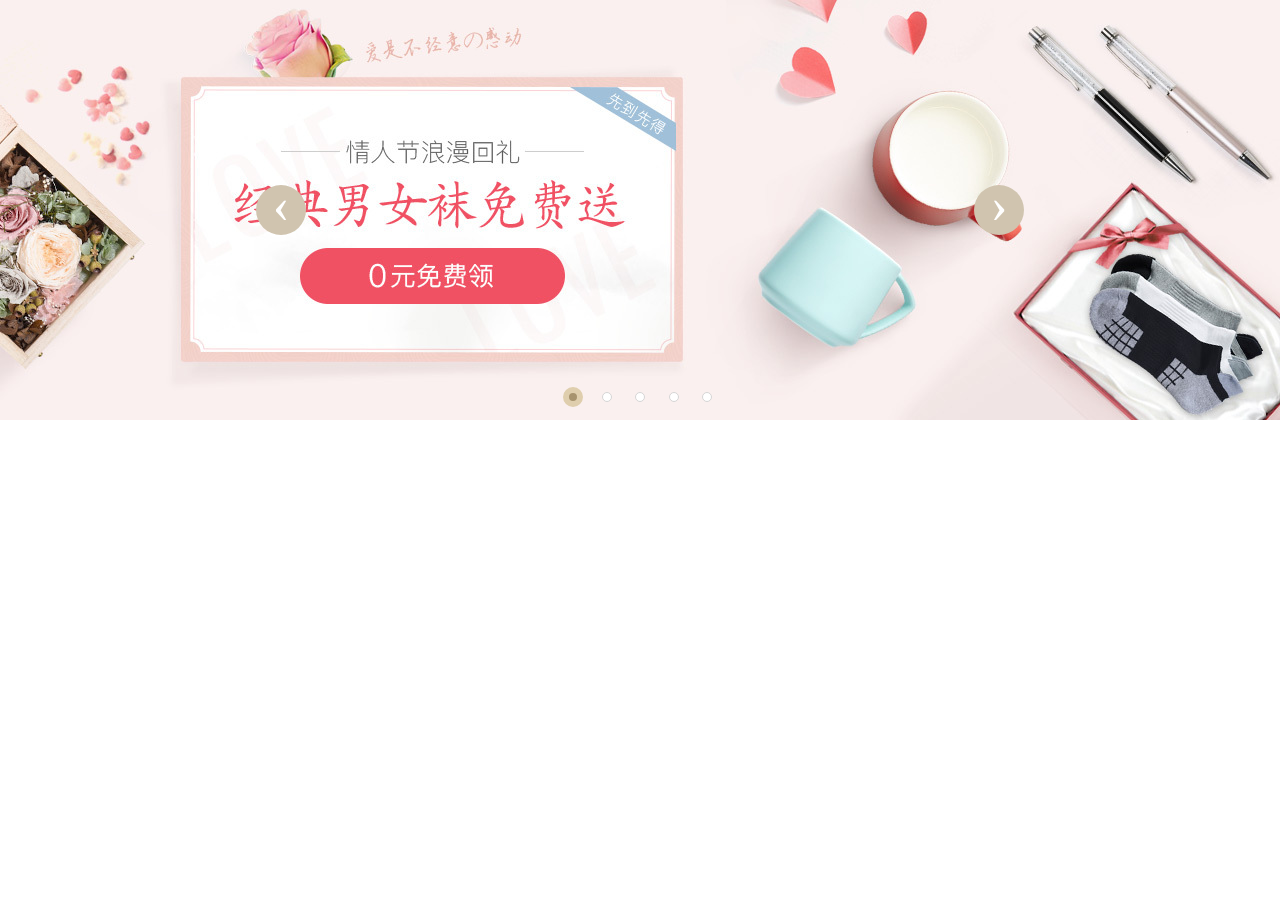
<file: assembly/banner.html>
<!DOCTYPE html>
<html lang="en">
<head>
    <meta charset="UTF-8">
    <title>Title</title>
    <link rel="stylesheet" href="../css/common.css">
    <link rel="stylesheet" href="../css/banner.css">
</head>
<body>
<div id="banner">
    <div class="bannerPic" id="bannerPic">
        <div class="carouselImgCon">
            <a href="#"><img src="../images/wangyi/pic_01.jpg" style="opacity: 1"></a>
            <a href="#"><img src="../images/wangyi/pic_02.jpg"></a>
            <a href="#"><img src="../images/wangyi/pic_03.jpg"></a>
            <a href="#"><img src="../images/wangyi/pic_04.jpg"></a>
            <a href="#"><img src="../images/wangyi/pic_05.jpg"></a>
        </div>
        <div class="prev">&lsaquo;</div>
        <div class="next">&rsaquo;</div>
        <div class="circle">
            <span class="active"></span>
            <span></span>
            <span></span>
            <span></span>
            <span></span>
        </div>
    </div>
</div>
</body>
</html>
</file>
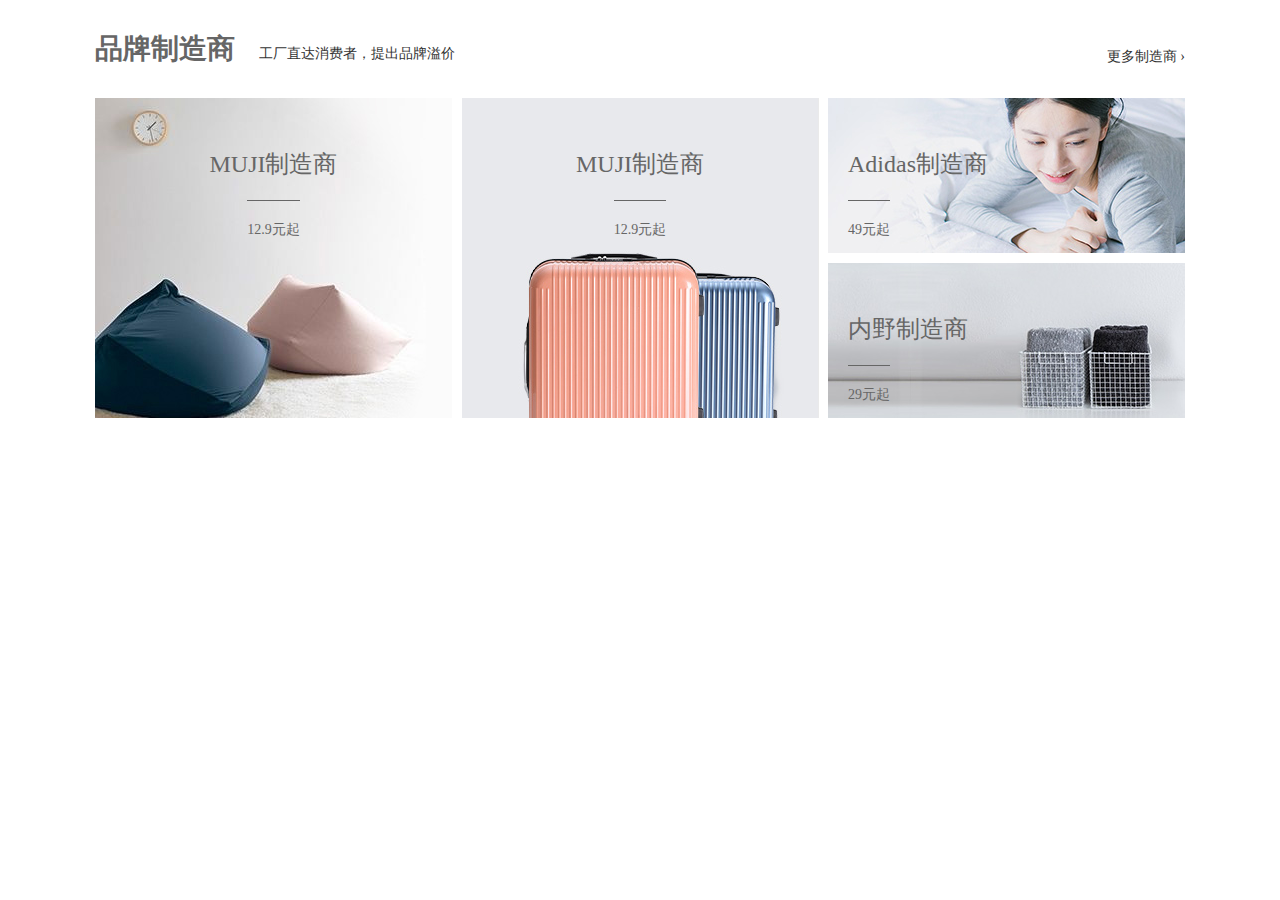
<file: assembly/brand.html>
<!DOCTYPE html>
<html lang="en">
<head>
    <meta charset="UTF-8">
    <title>Title</title>
    <link rel="stylesheet" href="../css/common.css">
    <link rel="stylesheet" href="../css/brand.css">
</head>
<body>
<section id="brand">
    <header class="brandHead clearFix">
        <div class="left">
            <h3>品牌制造商</h3>
            <span>工厂直达消费者，提出品牌溢价</span>
        </div>
        <div class="right">
            <a href="#">更多制造商 &rsaquo;</a>
        </div>
    </header>
    <div class="bImg">
        <div class="bBox">
            <h4>MUJI制造商</h4>
            <span>12.9元起</span>
            <a href="#" class="scaleImg">
                <img src="../images/wangyi/img_01.jpg">
            </a>
        </div>
        <div class="bBox">
            <h4>MUJI制造商</h4>
            <span>12.9元起</span>
            <a href="#" class="scaleImg">
                <img src="../images/wangyi/img_02.jpg">
            </a>
        </div>
        <div class="bBox">
            <div>
                <h4>Adidas制造商</h4>
                <span>49元起</span>
                <a href="#" class="scaleImg">
                    <img src="../images/wangyi/img_03.jpg">
                </a>
            </div>
            <div>
                <h4>内野制造商</h4>
                <span>29元起</span>
                <a href="#" class="scaleImg">
                    <img src="../images/wangyi/img_04.jpg">
                </a>
            </div>
        </div>
    </div>
</section>
</body>
</html>
</file>
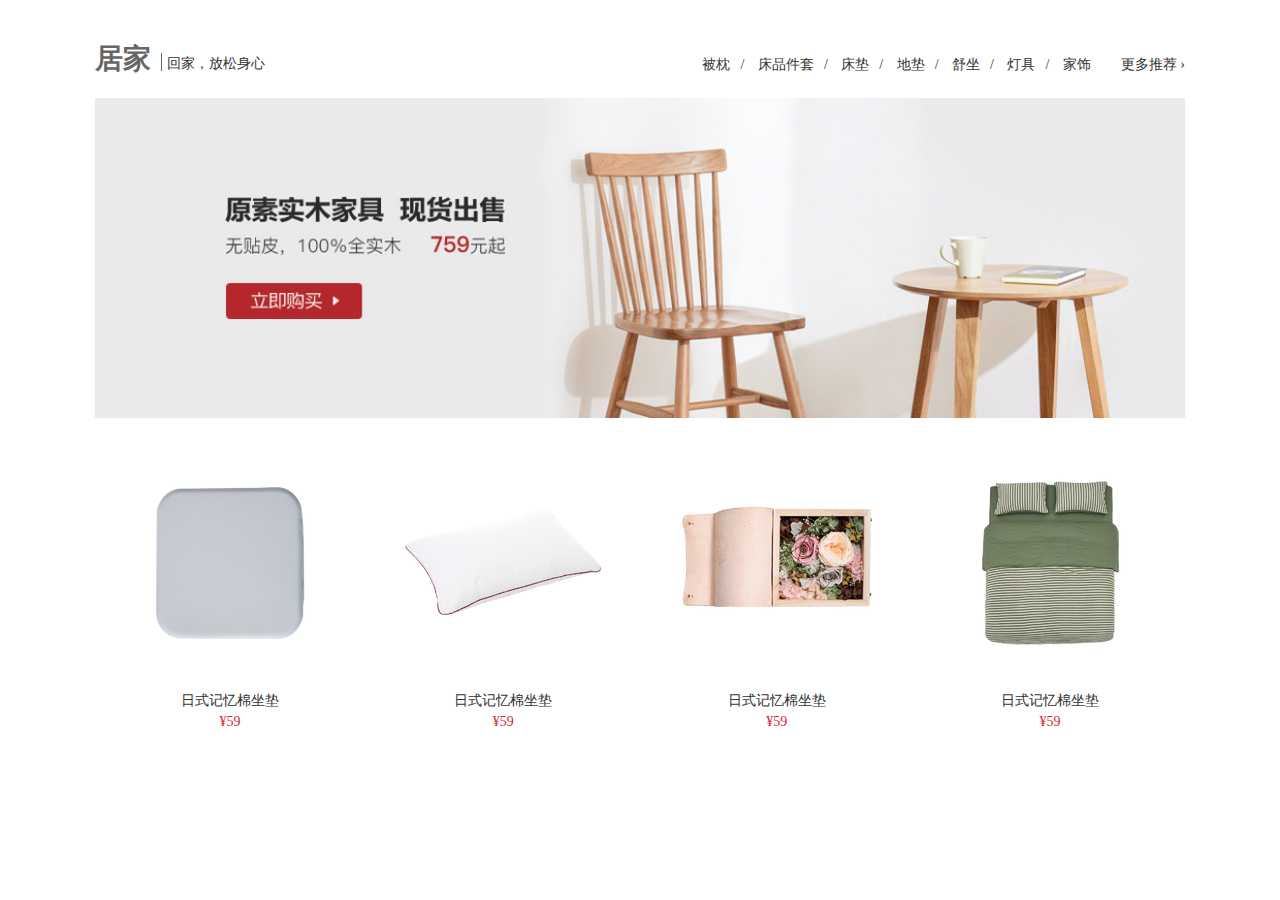
<file: assembly/category.html>
<!DOCTYPE html>
<html lang="en">
<head>
    <meta charset="UTF-8">
    <title>Title</title>
    <link rel="stylesheet" href="../css/common.css">
    <link rel="stylesheet" href="../css/category.css">
</head>
<body>
<section class="category">
    <header class="clearFix">
        <div class="left">
            <h3>居家</h3><span>回家，放松身心</span>
        </div>
        <div class="right">
            <a href="#" class="more right">更多推荐 &rsaquo;</a>
            <ul class="right">
                <li><a href="#">被枕</a>/</li>
                <li><a href="#">床品件套</a>/</li>
                <li><a href="#">床垫</a>/</li>
                <li><a href="#">地垫</a>/</li>
                <li><a href="#">舒坐</a>/</li>
                <li><a href="#">灯具</a>/</li>
                <li><a href="#">家饰</a></li>
            </ul>
        </div>
        <a href="#" class="categoryBigImg">
            <img src="../images/wangyi/img_24.jpg" alt="">
        </a>
        <ul class="categoryList">
            <li>
                <a href="" class="scaleImg"><img src="../images/wangyi/img_25.png"></a>
                <p><a href="#">日式记忆棉坐垫</a></p>
                <span>¥59</span>
            </li>
            <li>
                <a href="" class="scaleImg"><img src="../images/wangyi/img_26.png"></a>
                <p><a href="#">日式记忆棉坐垫</a></p>
                <span>¥59</span>
            </li>
            <li>
                <a href="" class="scaleImg"><img src="../images/wangyi/img_27.png"></a>
                <p><a href="#">日式记忆棉坐垫</a></p>
                <span>¥59</span>
            </li>
            <li>
                <a href="" class="scaleImg"><img src="../images/wangyi/img_28.png"></a>
                <p><a href="#">日式记忆棉坐垫</a></p>
                <span>¥59</span>
            </li>
        </ul>
    </header>
</section>
</body>
</html>
</file>
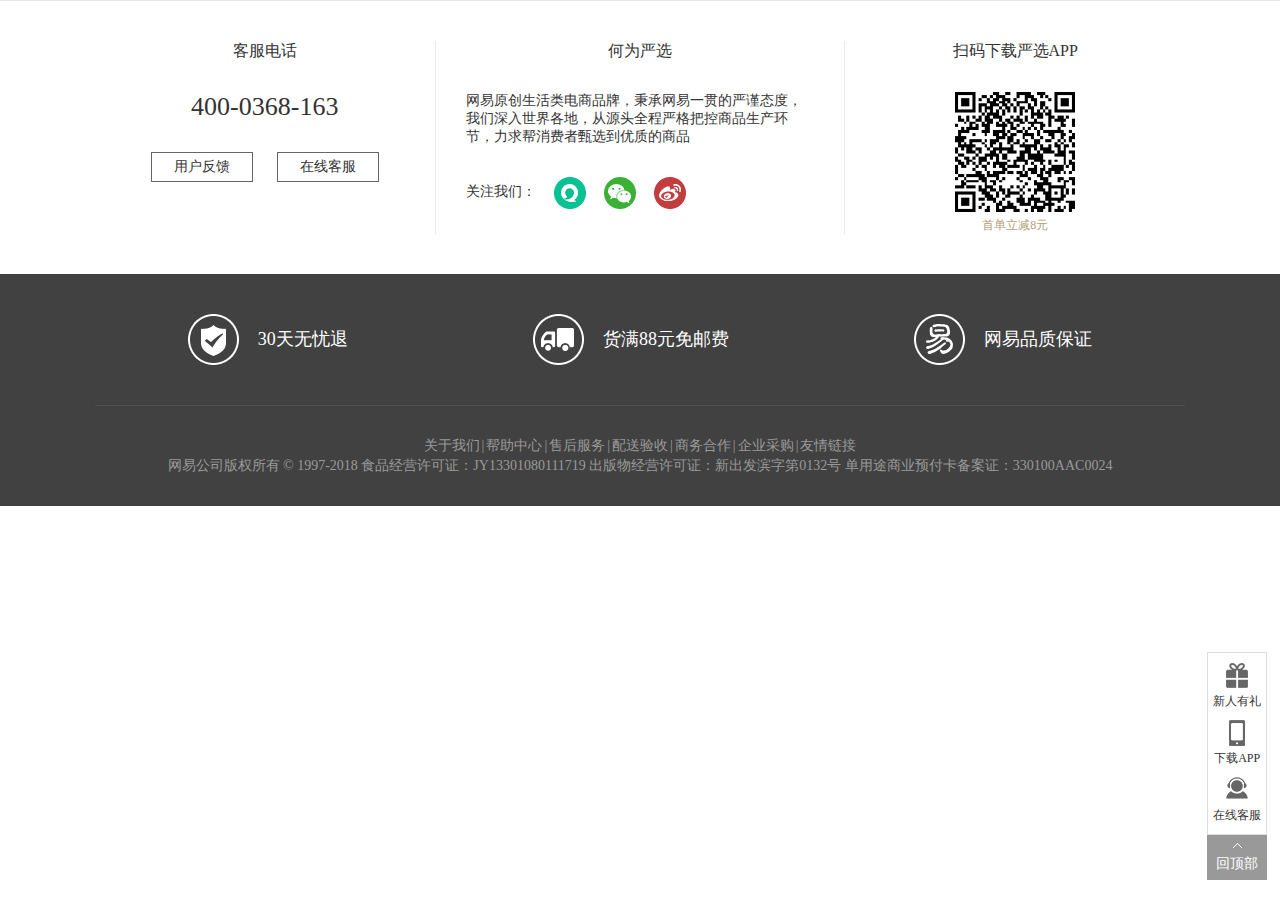
<file: assembly/footer.html>
<!DOCTYPE html>
<html lang="en">
<head>
    <meta charset="UTF-8">
    <title>Title</title>
    <link rel="stylesheet" href="../css/common.css">
    <link rel="stylesheet" href="../css/footer.css">
</head>
<body>
<!-- 底部footer -->
<footer>
    <div class="message">
        <div class="center">
            <div class="box">
                <h4>客服电话</h4>
                <p class="phone">400-0368-163</p>
                <p class="workTime"></p>
                <div class="btn">
                    <a href="#">用户反馈</a>
                    <a href="#">在线客服</a>
                </div>
            </div>
            <div class="box">
                <h4>何为严选</h4>
                <p>网易原创生活类电商品牌，秉承网易一贯的严谨态度，我们深入世界各地，从源头全程严格把控商品生产环节，力求帮消费者甄选到优质的商品</p>
                <dl class="clearFix">
                    <dt class="left">关注我们：</dt>
                    <dd class="left"><a href="#"><img src="../images/wangyi/ico_05.gif"></a></dd>
                    <dd class="left"><a href="#"><img src="../images/wangyi/ico_06.gif"></a></dd>
                    <dd class="left"><a href="#"><img src="../images/wangyi/ico_07.gif"></a></dd>
                </dl>
            </div>
            <div class="box">
                <h4>扫码下载严选APP</h4>
                <img src="../images/wangyi/down.png" alt="">
                <p class="money">首单立减8元</p>
            </div>
        </div>
    </div>
    <div class="foot">
        <div class="center">
            <div class="title">
                <div>30天无忧退</div>
                <div>货满88元免邮费</div>
                <div>网易品质保证</div>
            </div>
            <div class="copy">
                <p><a href="#">关于我们</a>|<a href="#">帮助中心</a>|<a href="#">售后服务</a>|<a href="#">配送验收</a>|<a href="#">商务合作</a>|<a href="#">企业采购</a>|<a href="#">友情链接</a></p>
                <p>网易公司版权所有 &copy; 1997-2018   食品经营许可证：JY13301080111719 出版物经营许可证：新出发滨字第0132号 单用途商业预付卡备案证：330100AAC0024</p>
            </div>
        </div>
    </div>
</footer>
<!-- 侧边栏 -->
<div id="slideBar">
    <div class="top">
        <a href="#">新人有礼</a>
        <a href="#">下载APP</a>
        <a href="#">在线客服</a>
    </div>
    <a href="javascript:;" class="back">回顶部</a>
</div>
</body>
</html>
</file>
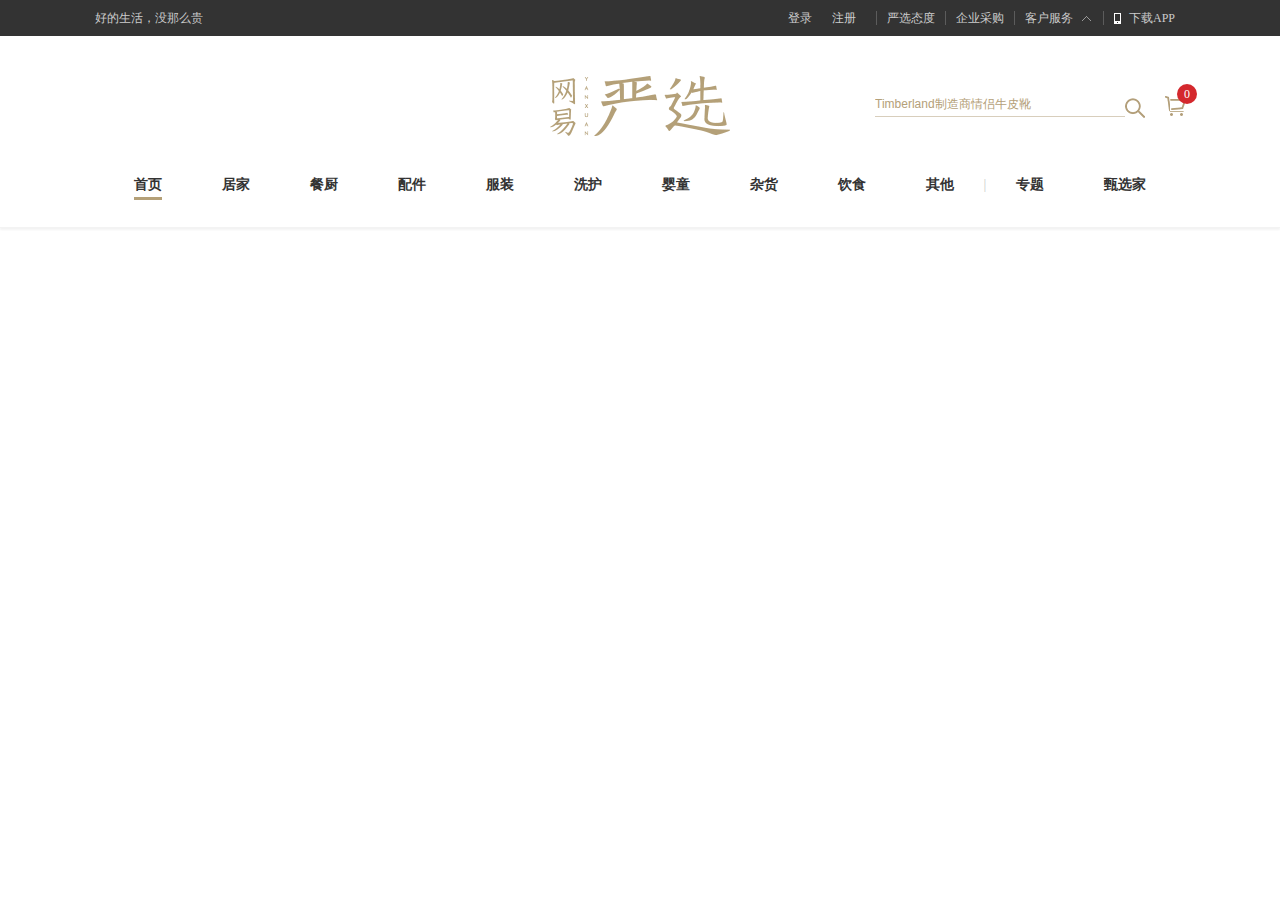
<file: assembly/head.html>
<!DOCTYPE html>
<html lang="en">
<head>
    <meta charset="UTF-8">
    <title>Title</title>
    <link rel="stylesheet" href="../css/common.css">
    <link rel="stylesheet" href="../css/head.css">
</head>
<body>
<!-- head -->
<header id="head">
    <!--页面头部 -->
    <div class="head">
        <div class="center clearFix">
            <div class="left">
                好的生活，没那么贵
            </div>
            <div class="right">
                <ul>
                    <li><a href="#" class="noBorder">登录</a></li>
                    <li><a href="#" class="noBorder margin">注册</a></li>
                    <li><a href="#">严选态度</a></li>
                    <li><a href="#">企业采购</a></li>
                    <li class="customer">
                        <a href="#">客户服务</a>
                        <ul>
                            <li><a href="#">帮助中心</a></li>
                            <li><a href="#">在线客服</a></li>
                            <li class="phone">
                                <a href="#">电话客服</a>
                                <div>
                                    <p>400-0368-163</p>
                                    <p>09:00-22:00</p>
                                </div>
                            </li>
                            <li><a href="#" class="noBorder">商务合作</a></li>
                        </ul>
                    </li>
                    <li class="down">
                        <a href="#" class="app">下载APP</a>
                        <div>
                            <img src="../images/wangyi/down.png" alt="">
                            <span>扫码下载 首单立减8元</span>
                        </div>
                    </li>
                </ul>
            </div>
        </div>
    </div>
    <!-- 搜索部分 -->
    <div class="search">
        <div class="center clearFix">
            <h1><a href="#"><img src="../images/wangyi/logo.gif" alt="网易严选"></a></h1>
            <div class="searchBox">
                <input type="text" value="Timberland制造商情侣牛皮靴">
                <a href="javascript:;"></a>
            </div>
        </div>
    </div>
    <!-- 导航 -->
    <nav class="nav">
        <div class="center clearFix">
            <a class="logo" href="#"><img src="../images/wangyi/smallLogo.gif"></a>
            <ul class="navBar">
                <li class="active"><a href="#">首页</a></li>
                <li><a href="#">居家</a></li>
                <li><a href="#">餐厨</a></li>
                <li><a href="#">配件</a></li>
                <li><a href="#">服装</a></li>
                <li><a href="#">洗护</a></li>
                <li><a href="#">婴童</a></li>
                <li><a href="#">杂货</a></li>
                <li><a href="#">饮食</a></li>
                <li><a href="#">其他</a></li>
                <li class="separate">|</li>
                <li><a href="#">专题</a></li>
                <li><a href="#">甄选家</a></li>
            </ul>
            <div class="cartWrap">
                <i>0</i>
                <div class="cart">
                    <div class="list">
                        <ul>
                            <li>
                                <a href="#" class="img"><img src="../images/wangyi/img_01-1.png"></a>
                                <div class="message">
                                    <p><a href="#">领尖扣上午免烫衬衫</a></p>
                                    <p>白色 Lx1</p>
                                </div>
                                <div class="price">¥219.00</div>
                                <div class="close">X</div>
                            </li>
                            <li>
                                <a href="#" class="img"><img src="../images/wangyi/img_01-1.png"></a>
                                <div class="message">
                                    <p><a href="#">领尖扣上午免烫衬衫</a></p>
                                    <p>白色 Lx2</p>
                                </div>
                                <div class="price">¥219.00</div>
                                <div class="close">X</div>
                            </li>
                            <li>
                                <a href="#" class="img"><img src="../images/wangyi/img_01-1.png"></a>
                                <div class="message">
                                    <p><a href="#">领尖扣上午免烫衬衫</a></p>
                                    <p>白色 Lx3</p>
                                </div>
                                <div class="price">¥219.00</div>
                                <div class="close">X</div>
                            </li>
                        </ul>
                        <div class="scrollBar">
                            <span class="topBtn"></span>
                            <div class="sliderWrap">
                                <div class="slide"></div>
                            </div>
                            <span class="bottomBtn"></span>
                        </div>
                    </div>
                    <div class="total">
                        商品合计：<span>¥751.00</span><a href="#">去购物车结算</a>
                    </div>
                </div>
            </div>
            <div class="login">
                <a href="#">登录</a><a href="#">注册</a>
            </div>
        </div>
        <div class="subNav">
            <ul>
                <li><a href="#"><img src="../images/wangyi/nav_01.png">1被枕</a></li>
                <li><a href="#"><img src="../images/wangyi/nav_02.png">床品件套</a></li>
                <li><a href="#"><img src="../images/wangyi/nav_03.png">床垫</a></li>
                <li><a href="#"><img src="../images/wangyi/nav_04.png">地垫</a></li>
                <li><a href="#"><img src="../images/wangyi/nav_05.png">家具</a></li>
                <li><a href="#"><img src="../images/wangyi/nav_06.png">舒坐</a></li>
                <li><a href="#"><img src="../images/wangyi/nav_07.png">灯具</a></li>
                <li><a href="#"><img src="../images/wangyi/nav_08.png">家饰</a></li>
            </ul>
            <ul>
                <li><a href="#"><img src="../images/wangyi/nav_01.png">2被枕</a></li>
                <li><a href="#"><img src="../images/wangyi/nav_02.png">床品件套</a></li>
                <li><a href="#"><img src="../images/wangyi/nav_03.png">床垫</a></li>
                <li><a href="#"><img src="../images/wangyi/nav_04.png">地垫</a></li>
                <li><a href="#"><img src="../images/wangyi/nav_05.png">家具</a></li>
                <li><a href="#"><img src="../images/wangyi/nav_06.png">舒坐</a></li>
                <li><a href="#"><img src="../images/wangyi/nav_07.png">灯具</a></li>
                <li><a href="#"><img src="../images/wangyi/nav_08.png">家饰</a></li>
            </ul>
            <ul>
                <li><a href="#"><img src="../images/wangyi/nav_01.png">3被枕</a></li>
                <li><a href="#"><img src="../images/wangyi/nav_02.png">床品件套</a></li>
                <li><a href="#"><img src="../images/wangyi/nav_03.png">床垫</a></li>
                <li><a href="#"><img src="../images/wangyi/nav_04.png">地垫</a></li>
                <li><a href="#"><img src="../images/wangyi/nav_05.png">家具</a></li>
                <li><a href="#"><img src="../images/wangyi/nav_06.png">舒坐</a></li>
                <li><a href="#"><img src="../images/wangyi/nav_07.png">灯具</a></li>
                <li><a href="#"><img src="../images/wangyi/nav_08.png">家饰</a></li>
            </ul>
            <ul>
                <li><a href="#"><img src="../images/wangyi/nav_01.png">4被枕</a></li>
                <li><a href="#"><img src="../images/wangyi/nav_02.png">床品件套</a></li>
                <li><a href="#"><img src="../images/wangyi/nav_03.png">床垫</a></li>
                <li><a href="#"><img src="../images/wangyi/nav_04.png">地垫</a></li>
                <li><a href="#"><img src="../images/wangyi/nav_05.png">家具</a></li>
                <li><a href="#"><img src="../images/wangyi/nav_06.png">舒坐</a></li>
                <li><a href="#"><img src="../images/wangyi/nav_07.png">灯具</a></li>
                <li><a href="#"><img src="../images/wangyi/nav_08.png">家饰</a></li>
            </ul>
            <ul>
                <li><a href="#"><img src="../images/wangyi/nav_01.png">5被枕</a></li>
                <li><a href="#"><img src="../images/wangyi/nav_02.png">床品件套</a></li>
                <li><a href="#"><img src="../images/wangyi/nav_03.png">床垫</a></li>
                <li><a href="#"><img src="../images/wangyi/nav_04.png">地垫</a></li>
                <li><a href="#"><img src="../images/wangyi/nav_05.png">家具</a></li>
                <li><a href="#"><img src="../images/wangyi/nav_06.png">舒坐</a></li>
                <li><a href="#"><img src="../images/wangyi/nav_07.png">灯具</a></li>
                <li><a href="#"><img src="../images/wangyi/nav_08.png">家饰</a></li>
            </ul>
            <ul>
                <li><a href="#"><img src="../images/wangyi/nav_01.png">6被枕</a></li>
                <li><a href="#"><img src="../images/wangyi/nav_02.png">床品件套</a></li>
                <li><a href="#"><img src="../images/wangyi/nav_03.png">床垫</a></li>
                <li><a href="#"><img src="../images/wangyi/nav_04.png">地垫</a></li>
                <li><a href="#"><img src="../images/wangyi/nav_05.png">家具</a></li>
                <li><a href="#"><img src="../images/wangyi/nav_06.png">舒坐</a></li>
                <li><a href="#"><img src="../images/wangyi/nav_07.png">灯具</a></li>
                <li><a href="#"><img src="../images/wangyi/nav_08.png">家饰</a></li>
            </ul>
            <ul>
                <li><a href="#"><img src="../images/wangyi/nav_01.png">7被枕</a></li>
                <li><a href="#"><img src="../images/wangyi/nav_02.png">床品件套</a></li>
                <li><a href="#"><img src="../images/wangyi/nav_03.png">床垫</a></li>
                <li><a href="#"><img src="../images/wangyi/nav_04.png">地垫</a></li>
                <li><a href="#"><img src="../images/wangyi/nav_05.png">家具</a></li>
                <li><a href="#"><img src="../images/wangyi/nav_06.png">舒坐</a></li>
                <li><a href="#"><img src="../images/wangyi/nav_07.png">灯具</a></li>
                <li><a href="#"><img src="../images/wangyi/nav_08.png">家饰</a></li>
            </ul>
            <ul>
                <li><a href="#"><img src="../images/wangyi/nav_01.png">8被枕</a></li>
                <li><a href="#"><img src="../images/wangyi/nav_02.png">床品件套</a></li>
                <li><a href="#"><img src="../images/wangyi/nav_03.png">床垫</a></li>
                <li><a href="#"><img src="../images/wangyi/nav_04.png">地垫</a></li>
                <li><a href="#"><img src="../images/wangyi/nav_05.png">家具</a></li>
                <li><a href="#"><img src="../images/wangyi/nav_06.png">舒坐</a></li>
                <li><a href="#"><img src="../images/wangyi/nav_07.png">灯具</a></li>
                <li><a href="#"><img src="../images/wangyi/nav_08.png">家饰</a></li>
            </ul>
            <ul>
                <li><a href="#"><img src="../images/wangyi/nav_01.png">9被枕</a></li>
                <li><a href="#"><img src="../images/wangyi/nav_02.png">床品件套</a></li>
                <li><a href="#"><img src="../images/wangyi/nav_03.png">床垫</a></li>
                <li><a href="#"><img src="../images/wangyi/nav_04.png">地垫</a></li>
                <li><a href="#"><img src="../images/wangyi/nav_05.png">家具</a></li>
                <li><a href="#"><img src="../images/wangyi/nav_06.png">舒坐</a></li>
                <li><a href="#"><img src="../images/wangyi/nav_07.png">灯具</a></li>
                <li><a href="#"><img src="../images/wangyi/nav_08.png">家饰</a></li>
            </ul>
        </div>
    </nav>
</header>
</body>
</html>
</file>
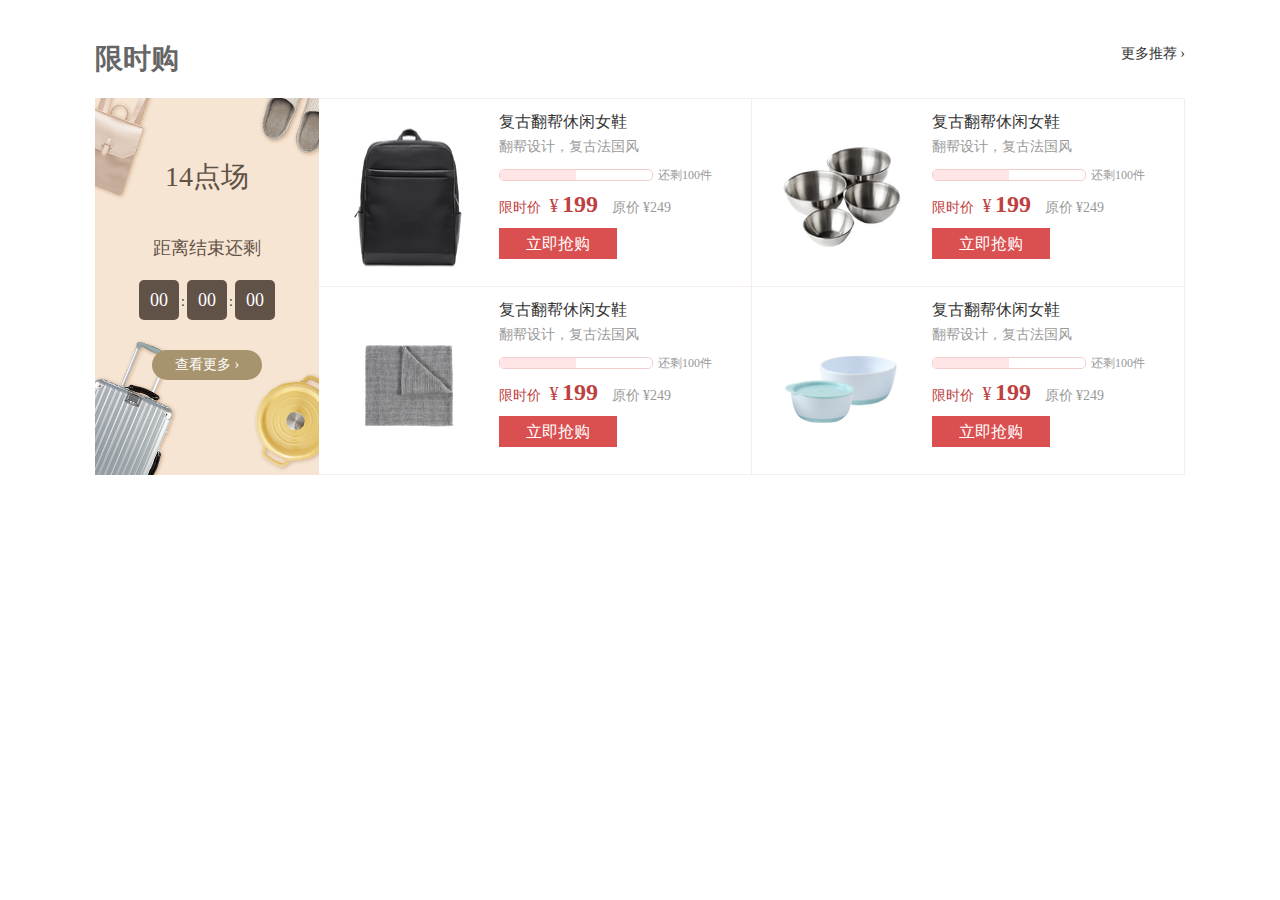
<file: assembly/limit.html>
<!DOCTYPE html>
<html lang="en">
<head>
    <meta charset="UTF-8">
    <title>Title</title>
    <link rel="stylesheet" href="../css/common.css">
    <link rel="stylesheet" href="../css/limit.css">
</head>
<body>
<section id="limit">
    <header class="clearFix">
        <div class="left"><h3>限时购</h3></div>
        <div class="right"><a href="">更多推荐 &rsaquo;</a></div>
    </header>
    <div class="content clearFix">
        <div class="time left">
            <h4>14点场</h4>
            <p>距离结束还剩</p>
            <div class="timeBox">
                <span>00</span>:<span>00</span>:<span>00</span>
            </div>
            <a href="#">查看更多 &rsaquo;</a>
        </div>
        <div class="boxWrap right">
            <div class="limitBox left">
                <a href="#" class="scaleImg">
                    <img src="../images/wangyi/img_20.png" alt="">
                </a>
                <div class="right">
                    <a href="#" class="title">复古翻帮休闲女鞋</a>
                    <p>翻帮设计，复古法国风</p>
                    <div class="numBar clearFix">
                        <div class="numCon left"><span></span></div>
                        <span class="numTips left">还剩100件</span>
                    </div>
                    <div>
                        <span class="limitPrice">限时价</span>
                        <span class="currency">¥</span>
                        <span><strong>199</strong></span>
                        <span class="price">原价 ¥249</span>
                    </div>
                    <a href="#" class="atOnce">立即抢购</a>
                </div>
            </div>
            <div class="limitBox left">
                <a href="#" class="scaleImg">
                    <img src="../images/wangyi/img_21.png" alt="">
                </a>
                <div class="right">
                    <a href="#" class="title">复古翻帮休闲女鞋</a>
                    <p>翻帮设计，复古法国风</p>
                    <div class="numBar clearFix">
                        <div class="numCon left"><span></span></div>
                        <span class="numTips left">还剩100件</span>
                    </div>
                    <div>
                        <span class="limitPrice">限时价</span>
                        <span class="currency">¥</span>
                        <span><strong>199</strong></span>
                        <span class="price">原价 ¥249</span>
                    </div>
                    <a href="#" class="atOnce">立即抢购</a>
                </div>
            </div>
            <div class="limitBox left">
                <a href="#" class="scaleImg">
                    <img src="../images/wangyi/img_22.png" alt="">
                </a>
                <div class="right">
                    <a href="#" class="title">复古翻帮休闲女鞋</a>
                    <p>翻帮设计，复古法国风</p>
                    <div class="numBar clearFix">
                        <div class="numCon left"><span></span></div>
                        <span class="numTips left">还剩100件</span>
                    </div>
                    <div>
                        <span class="limitPrice">限时价</span>
                        <span class="currency">¥</span>
                        <span><strong>199</strong></span>
                        <span class="price">原价 ¥249</span>
                    </div>
                    <a href="#" class="atOnce">立即抢购</a>
                </div>
            </div>
            <div class="limitBox left">
                <a href="#" class="scaleImg">
                    <img src="../images/wangyi/img_23.png" alt="">
                </a>
                <div class="right">
                    <a href="#" class="title">复古翻帮休闲女鞋</a>
                    <p>翻帮设计，复古法国风</p>
                    <div class="numBar clearFix">
                        <div class="numCon left"><span></span></div>
                        <span class="numTips left">还剩100件</span>
                    </div>
                    <div>
                        <span class="limitPrice">限时价</span>
                        <span class="currency">¥</span>
                        <span><strong>199</strong></span>
                        <span class="price">原价 ¥249</span>
                    </div>
                    <a href="#" class="atOnce">立即抢购</a>
                </div>
            </div>
        </div>
    </div>
</section>
</body>
</html>
</file>
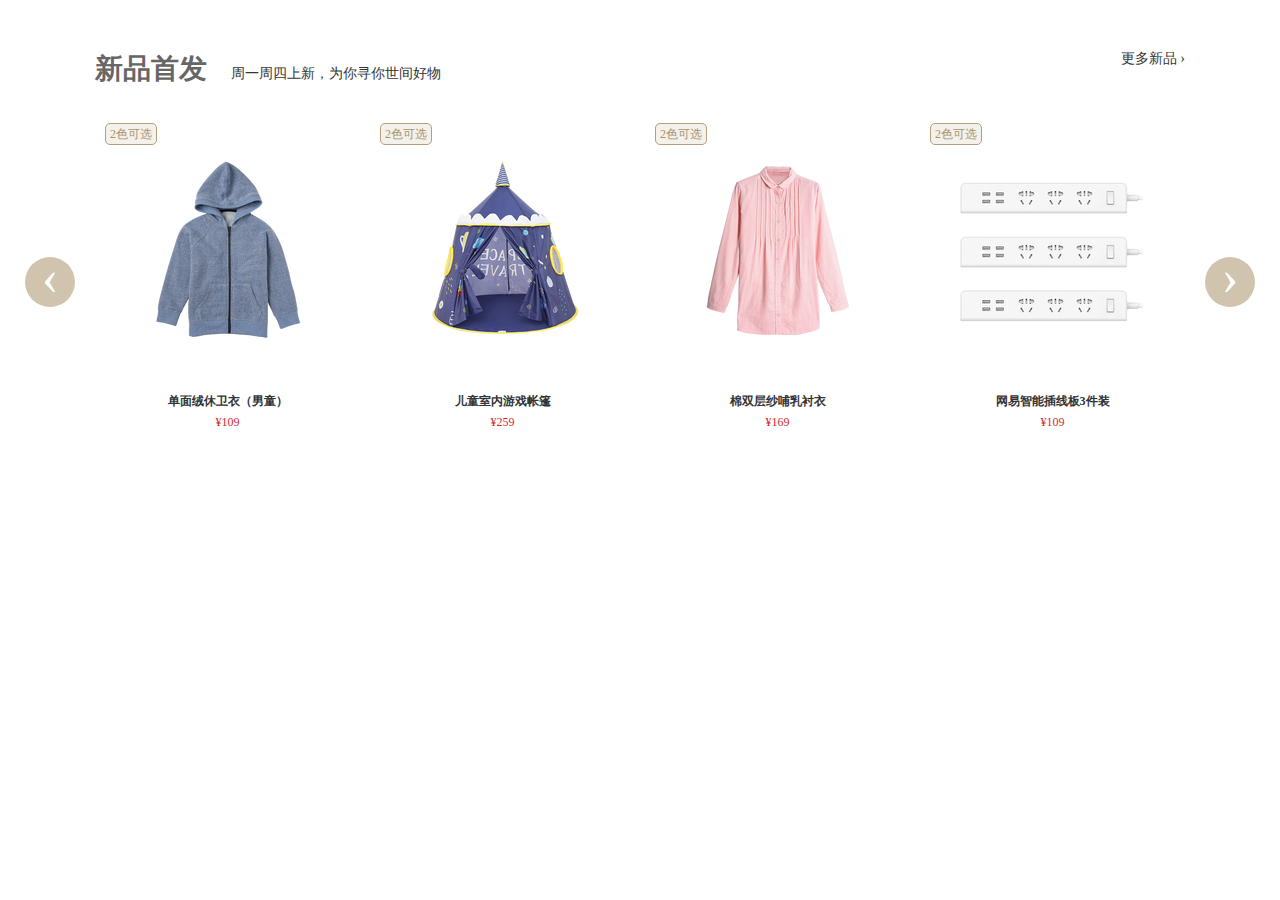
<file: assembly/new.html>
<!DOCTYPE html>
<html lang="en">
<head>
    <meta charset="UTF-8">
    <title>Title</title>
    <link rel="stylesheet" href="../css/common.css">
    <link rel="stylesheet" href="../css/new.css">
</head>
<body>
<section id="new">
    <header class="brandHead clearFix">
        <div class="left">
            <h3>新品首发</h3>
            <span>周一周四上新，为你寻你世间好物</span>
        </div>
        <div class="right">
            <a href="#">更多新品 &rsaquo;</a>
        </div>
    </header>
    <div class="content" id="newProduct">
        <div class="carouselImgCon">
            <ul class="clearFix">
                <li>
                    <span class="colorNum">2色可选</span>
                    <a href="#">
                        <img src="../images/wangyi/img_05.png" alt="">
                        <img src="../images/wangyi/img_05.jpg" alt="">
                    </a>
                    <div class="title">
                        <a href="#">单面绒休卫衣（男童）</a>
                        <p>¥109</p>
                    </div>
                </li>
                <li>
                    <span class="colorNum">2色可选</span>
                    <a href="#">
                        <img src="../images/wangyi/img_06.png" alt="">
                        <img src="../images/wangyi/img_06.jpg" alt="">
                    </a>
                    <div class="title">
                        <a href="#">儿童室内游戏帐篷</a>
                        <p>¥259</p>
                    </div>
                </li>
                <li>
                    <span class="colorNum">2色可选</span>
                    <a href="#">
                        <img src="../images/wangyi/img_07.png" alt="">
                        <img src="../images/wangyi/img_07.jpg" alt="">
                    </a>
                    <div class="title">
                        <a href="#">棉双层纱哺乳衬衣</a>
                        <p>¥169</p>
                    </div>
                </li>
                <li>
                    <span class="colorNum">2色可选</span>
                    <a href="#">
                        <img src="../images/wangyi/img_08.png" alt="">
                        <img src="../images/wangyi/img_08.jpg" alt="">
                    </a>
                    <div class="title">
                        <a href="#">网易智能插线板3件装</a>
                        <p>¥109</p>
                    </div>
                </li>
                <li>
                    <span class="colorNum">2色可选</span>
                    <a href="#">
                        <img src="../images/wangyi/img_09.png" alt="">
                        <img src="../images/wangyi/img_09.jpg" alt="">
                    </a>
                    <div class="title">
                        <a href="#">单面绒休卫衣（男童）</a>
                        <p>¥109</p>
                    </div>
                </li>
                <li>
                    <span class="colorNum">2色可选</span>
                    <a href="#">
                        <img src="../images/wangyi/img_10.png" alt="">
                        <img src="../images/wangyi/img_10.jpg" alt="">
                    </a>
                    <div class="title">
                        <a href="#">单面绒休卫衣（男童）</a>
                        <p>¥109</p>
                    </div>
                </li>
                <li>
                    <span class="colorNum">2色可选</span>
                    <a href="#">
                        <img src="../images/wangyi/img_11.png" alt="">
                        <img src="../images/wangyi/img_11.jpg" alt="">
                    </a>
                    <div class="title">
                        <a href="#">单面绒休卫衣（男童）</a>
                        <p>¥109</p>
                    </div>
                </li>
                <li>
                    <span class="colorNum">2色可选</span>
                    <a href="#">
                        <img src="../images/wangyi/img_12.png" alt="">
                        <img src="../images/wangyi/img_12.jpg" alt="">
                    </a>
                    <div class="title">
                        <a href="#">单面绒休卫衣（男童）</a>
                        <p>¥109</p>
                    </div>
                </li>
            </ul>
        </div>
        <div class="prev">&lsaquo;</div>
        <div class="next">&rsaquo;</div>
    </div>
</section>
</body>
</html>
</file>
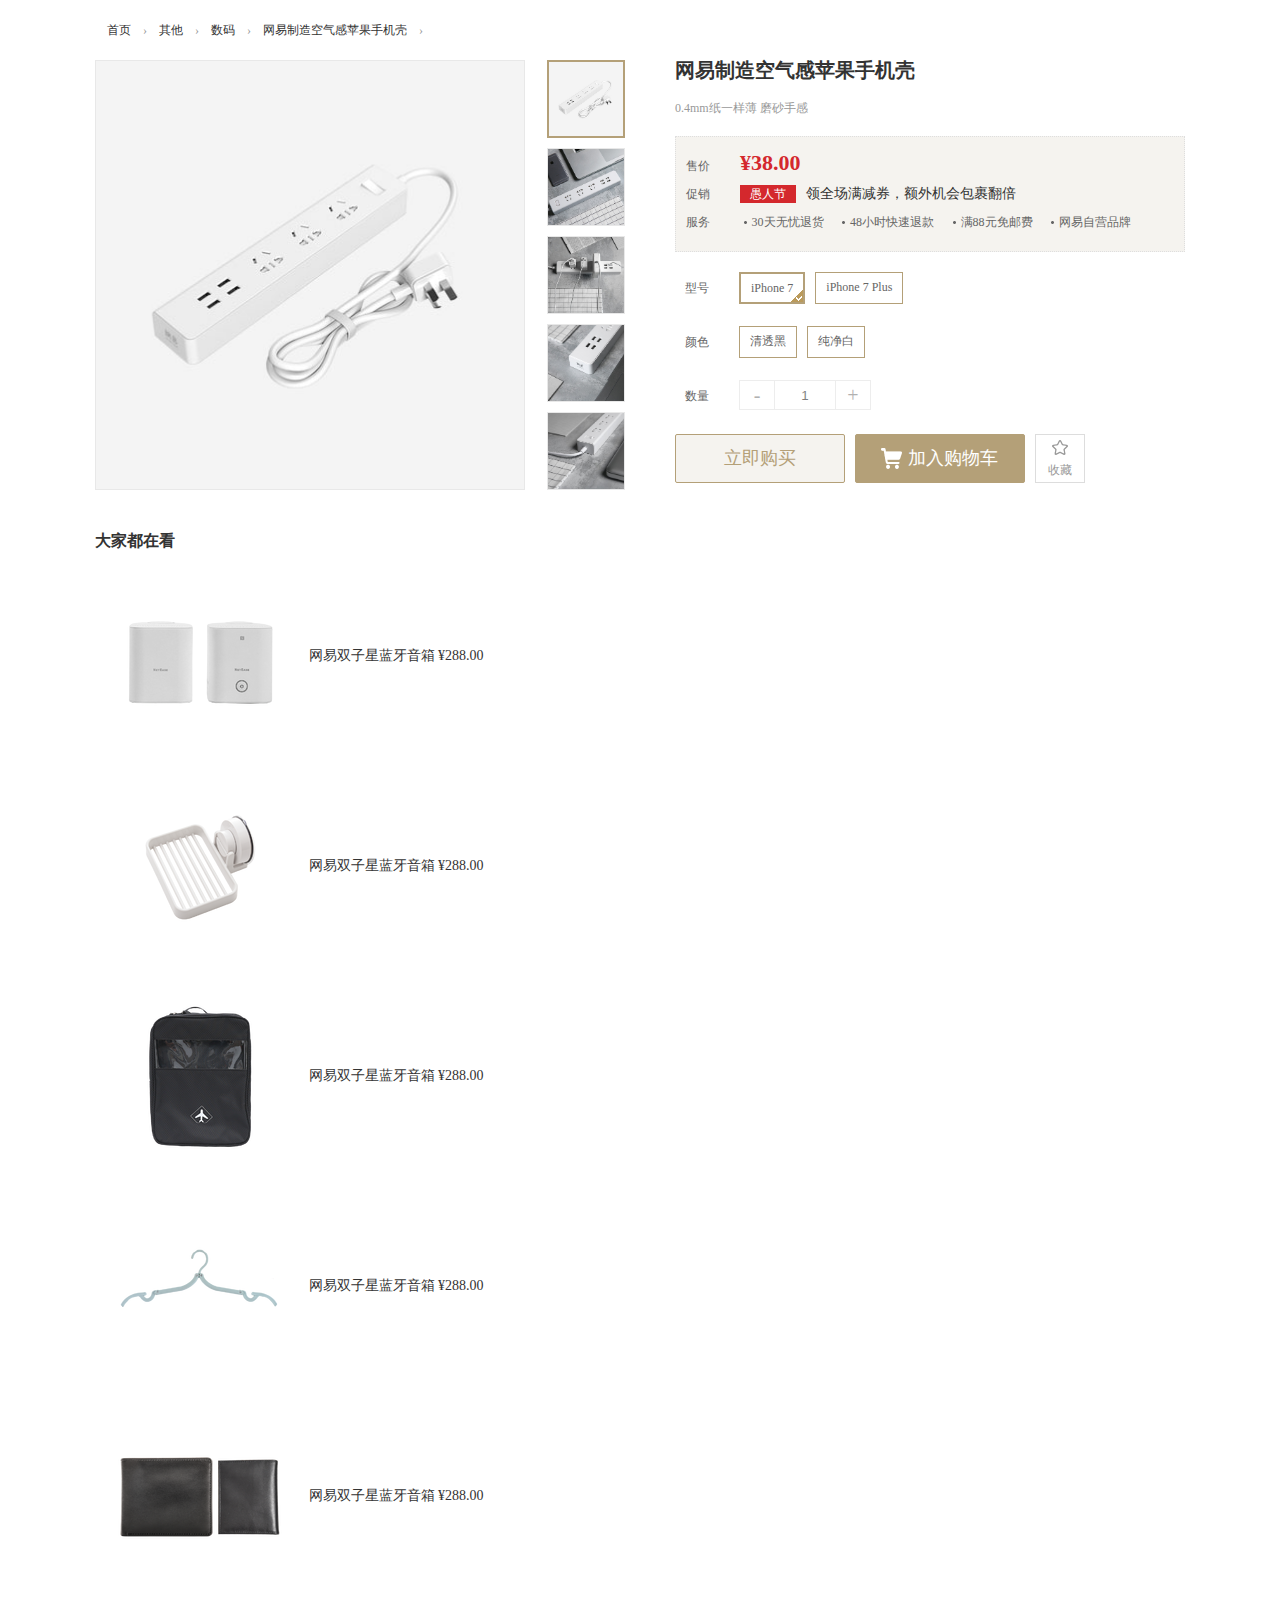
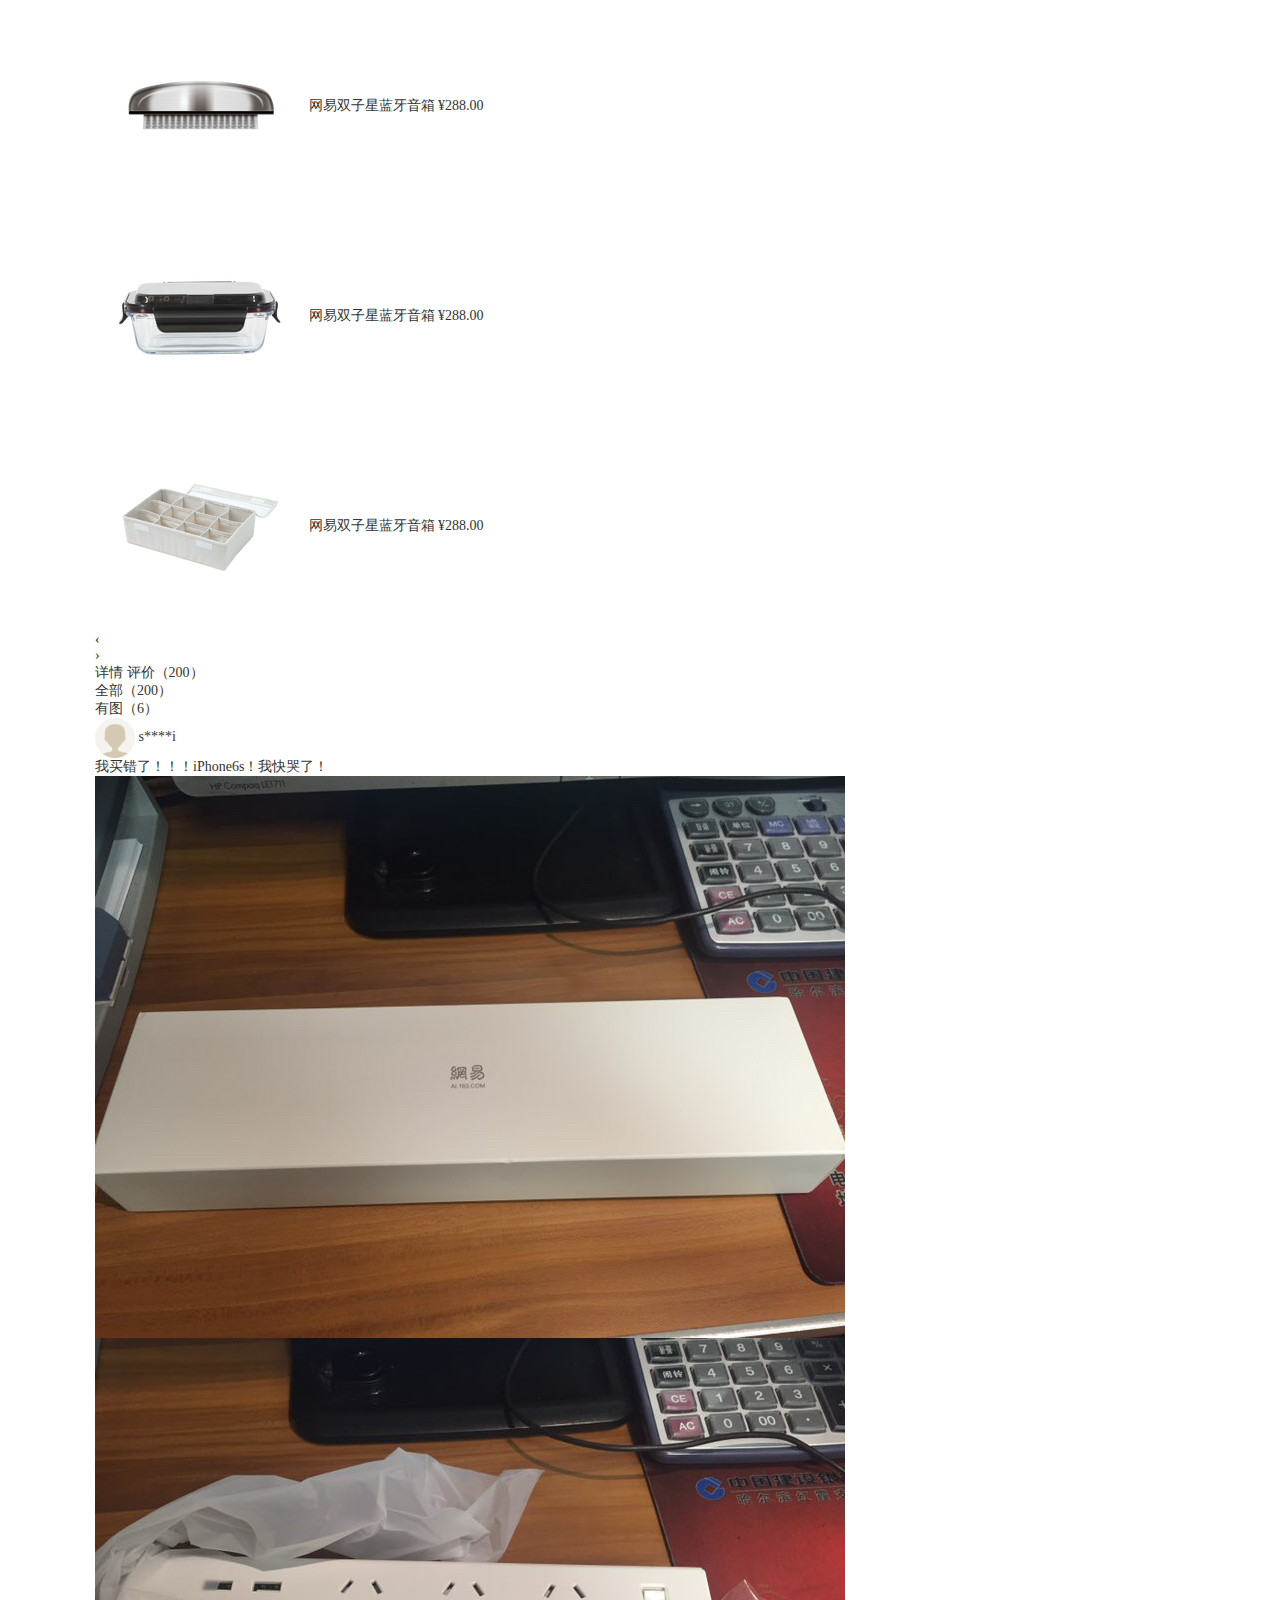
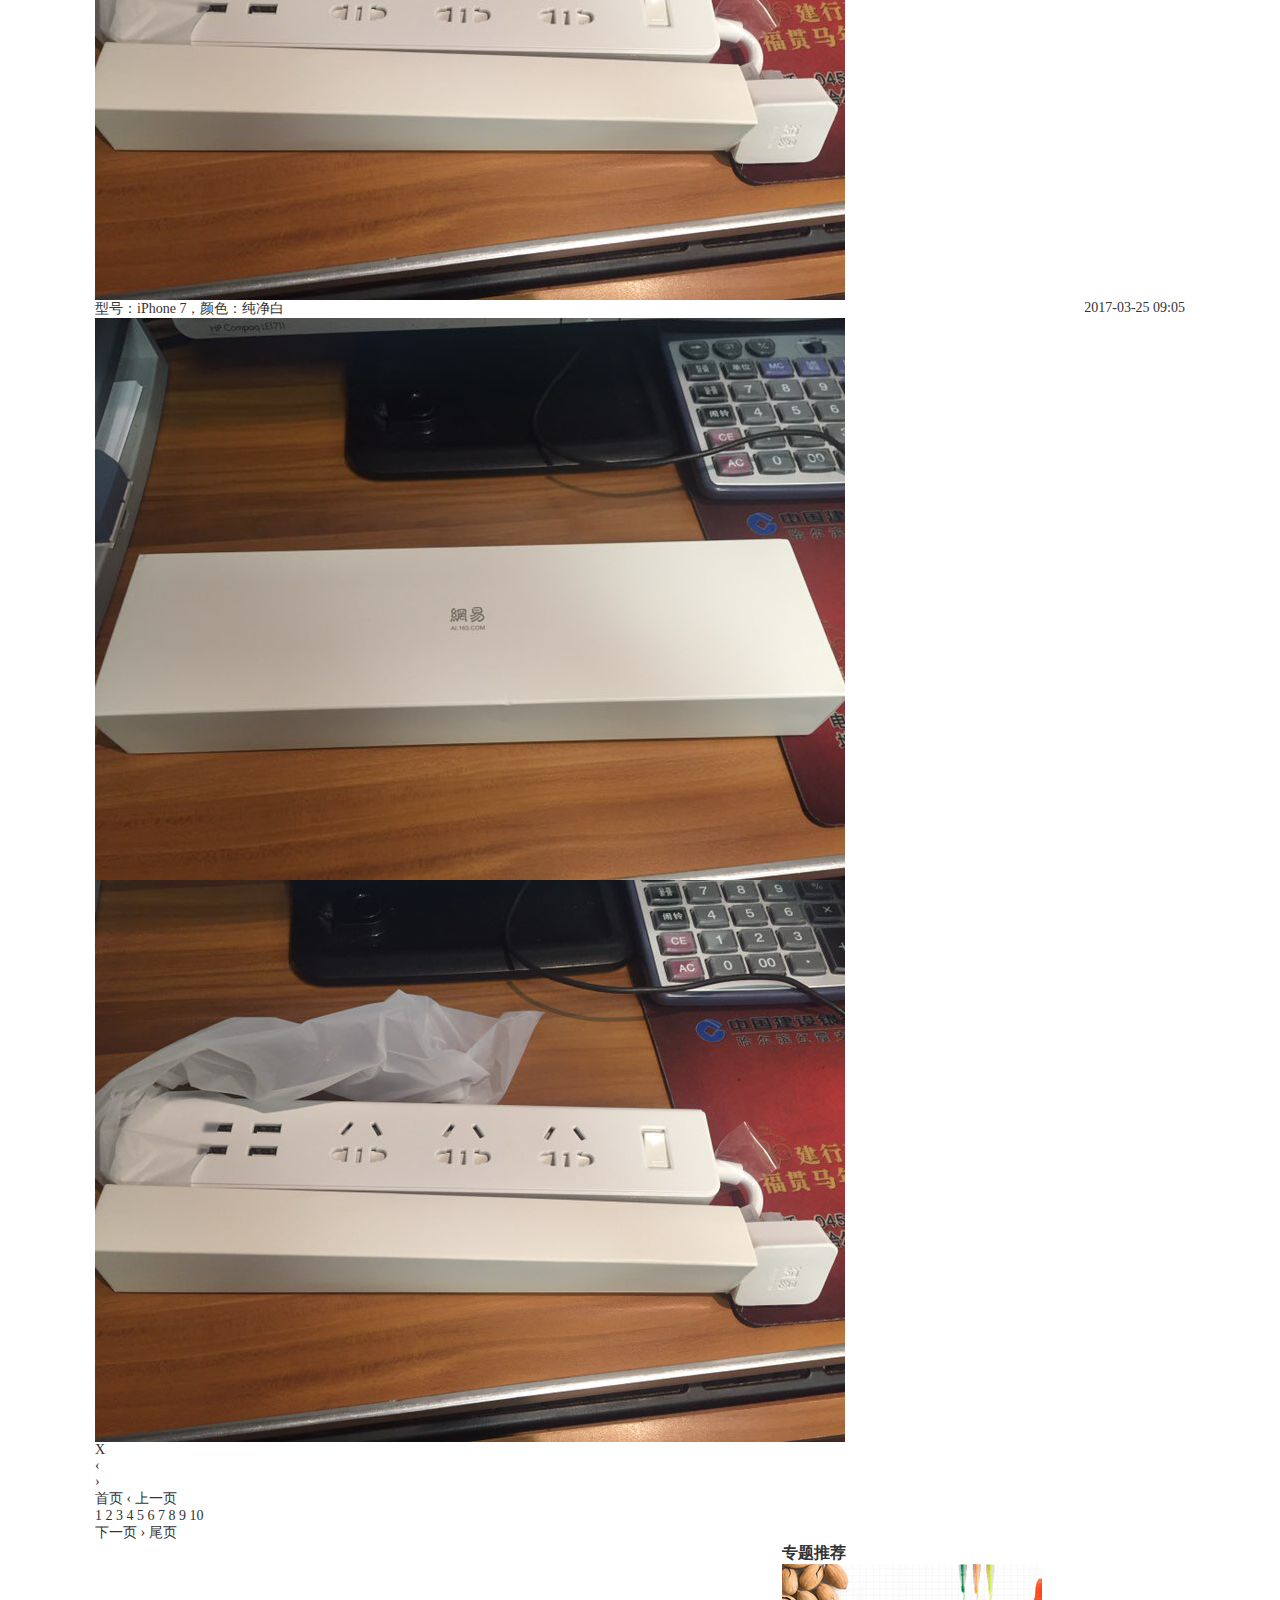
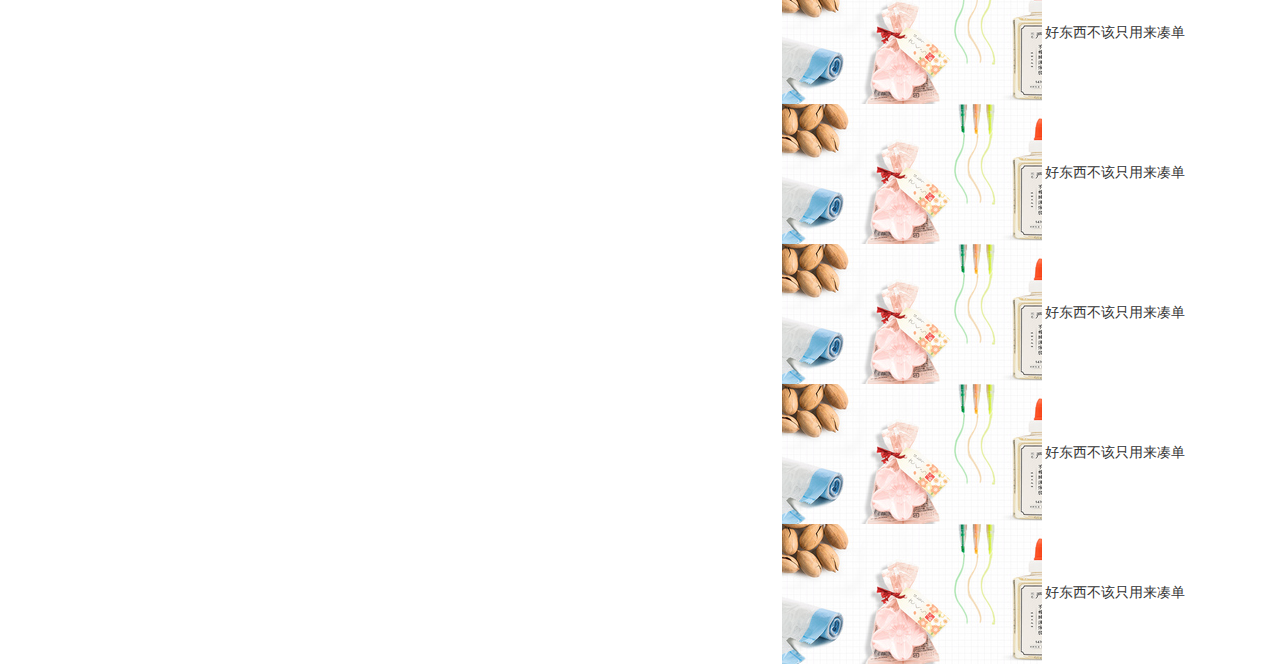
<file: assembly/product.html>
<!DOCTYPE html>
<html lang="en">
<head>
    <meta charset="UTF-8">
    <title>Title</title>
    <link rel="stylesheet" href="../css/common.css">
    <link rel="stylesheet" href="../css/product.css">
</head>
<body>
<!-- 面包屑 -->
<section id="position">
    <a href="#">首页</a>&rsaquo;<a href="#">其他</a>&rsaquo;<a href="#">数码</a>&rsaquo;<a href="#">网易制造空气感苹果手机壳</a>&rsaquo;
</section>
<!-- 产品图片 -->
<section id="productImg" class="clearFix">
    <div class="left">
        <img src="../images/wangyi/img_35.jpg" alt="" class="left">
        <div class="smallImg right">
            <img src="../images/wangyi/img_35.jpg" alt="" class="active">
            <img src="../images/wangyi/img_36.jpg" alt="">
            <img src="../images/wangyi/img_37.jpg" alt="">
            <img src="../images/wangyi/img_38.jpg" alt="">
            <img src="../images/wangyi/img_39.jpg" alt="">
        </div>
    </div>
    <div class="info right">
        <h2>网易制造空气感苹果手机壳</h2>
        <p>0.4mm纸一样薄 磨砂手感</p>
        <div class="price">
            <div><span>售价</span><strong>¥38.00</strong></div>
            <div><span>促销</span><a href="#" class="tag">愚人节</a><a href="#" class="discount">领全场满减券，额外机会包裹翻倍</a></div>
            <div>
                <span>服务</span>
                <i></i><a href="#" class="service">30天无忧退货</a>
                <i></i><a href="#" class="service">48小时快速退款</a>
                <i></i><a href="#" class="service">满88元免邮费</a>
                <i></i><a href="#" class="service">网易自营品牌</a>
            </div>
        </div>
        <div class="format">
            <dl class="clearFix">
                <dt>型号</dt>
                <dd class="active">iPhone 7</dd>
                <dd>iPhone 7 Plus</dd>
            </dl>
            <dl class="clearFix">
                <dt>颜色</dt>
                <dd>清透黑</dd>
                <dd>纯净白</dd>
            </dl>
            <dl class="number">
                <dt>数量</dt>
                <dd>
                    <div class="noClick">
                        <span>-</span>
                        <input type="text" value="1">
                        <span>+</span>
                    </div>
                </dd>
            </dl>
            <div class="btn-group">
                <a href="" class="buy">立即购买</a>
                <a href="" class="join">加入购物车</a>
                <div class="collect">
                    <div></div>
                    <p>收藏</p>
                </div>
            </div>
        </div>
    </div>
</section>
<!-- 大家都在看 -->
<section id="look">
    <div class="center">
        <h3>大家都在看</h3>
        <div class="content clearfix" id="allLook">
            <div class="carouselImgCon">
                <ul>
                    <li>
                        <a href="#" class="scaleImg"><img src="../images/wangyi/img_40.png" alt=""></a>
                        <a href="#">网易双子星蓝牙音箱</a>
                        <span>¥288.00</span>
                    </li>
                    <li>
                        <a href="#" class="scaleImg"><img src="../images/wangyi/img_41.png" alt=""></a>
                        <a href="#">网易双子星蓝牙音箱</a>
                        <span>¥288.00</span>
                    </li>
                    <li>
                        <a href="#" class="scaleImg"><img src="../images/wangyi/img_42.png" alt=""></a>
                        <a href="#">网易双子星蓝牙音箱</a>
                        <span>¥288.00</span>
                    </li>
                    <li>
                        <a href="#" class="scaleImg"><img src="../images/wangyi/img_43.png" alt=""></a>
                        <a href="#">网易双子星蓝牙音箱</a>
                        <span>¥288.00</span>
                    </li>
                    <li>
                        <a href="#" class="scaleImg"><img src="../images/wangyi/img_44.png" alt=""></a>
                        <a href="#">网易双子星蓝牙音箱</a>
                        <span>¥288.00</span>
                    </li>
                    <li>
                        <a href="#" class="scaleImg"><img src="../images/wangyi/img_45.png" alt=""></a>
                        <a href="#">网易双子星蓝牙音箱</a>
                        <span>¥288.00</span>
                    </li>
                    <li>
                        <a href="#" class="scaleImg"><img src="../images/wangyi/img_46.png" alt=""></a>
                        <a href="#">网易双子星蓝牙音箱</a>
                        <span>¥288.00</span>
                    </li>
                    <li>
                        <a href="#" class="scaleImg"><img src="../images/wangyi/img_47.png" alt=""></a>
                        <a href="#">网易双子星蓝牙音箱</a>
                        <span>¥288.00</span>
                    </li>
                </ul>
            </div>
            <div class="prev noClick">&lsaquo;</div>
            <div class="next">&rsaquo;</div>
        </div>
    </div>
</section>
<!-- bottom -->
<section id="bottom">
    <div class="center clearFix">
        <!-- 详情与评价 -->
        <div class="product">
            <div class="title">
                <a href="javascript:;" class="active">详情</a>
                <a href="javascript:;">评价<span>（200）</span></a>
            </div>
            <div class="content">
                <div class="details" style="display: none">
                    <table>
                        <tbody>
                        <tr>
                            <th>型号</th>
                            <td>iPhone7/7 Plus</td>
                            <th>厚度</th>
                            <td>0.4mm</td>
                        </tr>
                        <tr>
                            <th>重量</th>
                            <td>300g/600g</td>
                            <th>颜色</th>
                            <td>清透黑/纯净白</td>
                        </tr>
                        <tr>
                            <th>工艺</th>
                            <td>微磨砂+全包边</td>
                            <th>材质</th>
                            <td>PP塑料</td>
                        </tr>
                        </tbody>
                    </table>
                    <div class="img">
                        <p><img src="../images/wangyi/img_48.jpg" alt=""></p>
                        <p><img src="../images/wangyi/img_49.jpg" alt=""></p>
                    </div>
                    <div class="problem" style="display: none">
                        <h3>常见问题</h3>
                        <dl>
                            <dt>购买运费如何收取</dt>
                            <dd>单笔订单金额（不含运费）满88元免邮费；不满88元，每单收取10元运费。
                                (港澳台地区需满500元免邮费；不满500元，每单收取30元运费)
                            </dd>
                        </dl>
                        <dl>
                            <dt>网易严选的订单如何配送？</dt>
                            <dd>网易严选会根据商品所在地、顾客所在地和商品的尺寸重量优选物流配送商，确保优质用户体验。目前暂不支持自选快递，具体物流信息可在下单成功后“我的订单-追踪物流”中查看。</dd>
                        </dl>
                        <dl>
                            <dt>如何申请退换货？</dt>
                            <dd>1.自收到商品之日起30日内，顾客可申请无忧退货；如果是退货，退款将原路返还，不同的银行处理时间不同，预计1-5个工作日到账；</dd>
                            <dd>2.内裤和食品等特殊商品无质量问题不支持退换货；</dd>
                            <dd>3.退货流程：<br/>确认收货-申请退货-客服审核通过-用户寄回商品-仓库签收验货-退款审核-退款完成</dd>
                            <dd>4.换货流程：<br/>确认收货-申请换货-客服审核通过-用户寄回商品-仓库签收验货-客服确认-换货完成；</dd>
                            <dd>5.退换货运费由网易严选承担（大件商品除外）。上门取件费用由网易严选统一与快递服务商结算，顾客只需将退换货商品交给上门取件快递员寄回。如顾客选择自行寄回商品，请先垫付运费，到货验证商品后，严选将以现金券形式为用户报销运费，不接受单方面到付件。</dd>
                        </dl>
                        <dl>
                            <dt>如何开具发票？</dt>
                            <dd>1.请在下单时选择“我要开发票”并填写相关信息（APP仅限2.4.0及以上版本）。开具增值税专用发票需在下单时填写增票资质信息。温馨提示：请确保增票资质信息与贵司税务登记证信息一致，避免因开票信息错误给贵司带来损失。</dd>
                            <dd>2.可选开票内容：<br/>依照国税总局开票法规，严选订单开具纸质发票、电子发票，开票内容为明细；礼品卡开票内容为预付卡；增值税专用发票开票内容为明细。</dd>
                        </dl>
                        <dl>
                            <dt>关于严选相关价格说明？</dt>
                            <dd>1.划线价、指导价：商品展示的划线价或指导价可能是商品制造厂商的零售市场指导价、品牌专柜价、商品吊牌价或该商品在严选上曾经展示过的销售价；由于地区、时间的差异性和市场行情波动，品牌专柜标价、商品吊牌价等可能会与您购物时展示的不一致，该价格仅供您参考。</dd>
                            <dd>2.活动价：如无特殊说明，促销价是商家在划线价、指导价基础上给予的优惠价格。如有疑问，您可以在购买前与客服联系。</dd>
                            <dd>3.严选价：严选非会员用户购买的商品详情页显示的售价。</dd>
                            <dd>4.会员价：在严选价的基础上给予不同类型会员用户的优惠价格，仅该类会员用户可以以会员价购买该商品。</dd>
                            <dd>5.价格异常：因可能存在系统缓存、页面更新延迟等不确定性情况，导致价格显示异常，商品具体售价请以订单结算页价格为准。如您发现异常情况出现，请立即联系我们补正，以便您能顺利购物。</dd>
                        </dl>
                    </div>
                </div>
                <div class="evaluate">
                    <div class="border">
                        <div class="eTitle clearFix">
                            <div class="active">
                                <i></i><span>全部（200）</span>
                            </div>
                            <div>
                                <i></i><span>有图（6）</span>
                            </div>
                        </div>
                        <ul>
                            <li>
                                <div class="avatar">
                                    <img src="../images/wangyi/avatar.png" alt="">
                                    <a href="#" class="vip1"></a><span>s****i</span>
                                </div>
                                <div class="text">
                                    <p>我买错了！！！iPhone6s！我快哭了！</p>
                                    <div class="smallImg clearFix">
                                        <span><img src="../images/wangyi/img_50.jpg" alt=""></span>
                                        <span><img src="../images/wangyi/img_51.jpg" alt=""></span>
                                    </div>
                                    <div class="color clearFix">
                                        <span class="left">型号：iPhone 7，颜色：纯净白</span>
                                        <span class="right">2017-03-25 09:05</span>
                                    </div>
                                    <div class="dialog" id="commentImg1">
                                        <div class="carouselImgCon">
                                            <ul>
                                                <li><img src="../images/wangyi/img_50.jpg" alt=""></li>
                                                <li><img src="../images/wangyi/img_51.jpg" alt=""></li>
                                            </ul>
                                        </div>
                                        <div class="close">X</div>
                                        <div class="prev">&lsaquo;</div>
                                        <div class="next">&rsaquo;</div>
                                    </div>
                                </div>

                            </li>
                        </ul>
                    </div>
                    <div class="page">
                        <span class="mainPage">首页</span>
                        <span>&lsaquo; 上一页</span>
                        <div class="mainPage">
                            <span class="active">1</span>
                            <span>2</span>
                            <span>3</span>
                            <span>4</span>
                            <span>5</span>
                            <span>6</span>
                            <span>7</span>
                            <span>8</span>
                            <span>9</span>
                            <span>10</span>
                        </div>
                        <span>下一页 &rsaquo;</span>
                        <span>尾页</span>
                    </div>
                </div>
            </div>
        </div>
        <!-- 专题推荐 -->
        <div class="special right">
            <h3>专题推荐</h3>
            <div>
                <a href="#"><img src="../images/wangyi/img_52.jpg"></a>
                <a href="#">好东西不该只用来凑单</a>
            </div>
            <div>
                <a href="#"><img src="../images/wangyi/img_52.jpg"></a>
                <a href="#">好东西不该只用来凑单</a>
            </div>
            <div>
                <a href="#"><img src="../images/wangyi/img_52.jpg"></a>
                <a href="#">好东西不该只用来凑单</a>
            </div>
            <div>
                <a href="#"><img src="../images/wangyi/img_52.jpg"></a>
                <a href="#">好东西不该只用来凑单</a>
            </div>
            <div>
                <a href="#"><img src="../images/wangyi/img_52.jpg"></a>
                <a href="#">好东西不该只用来凑单</a>
            </div>
        </div>
    </div>
</section>
</body>
</html>
</file>
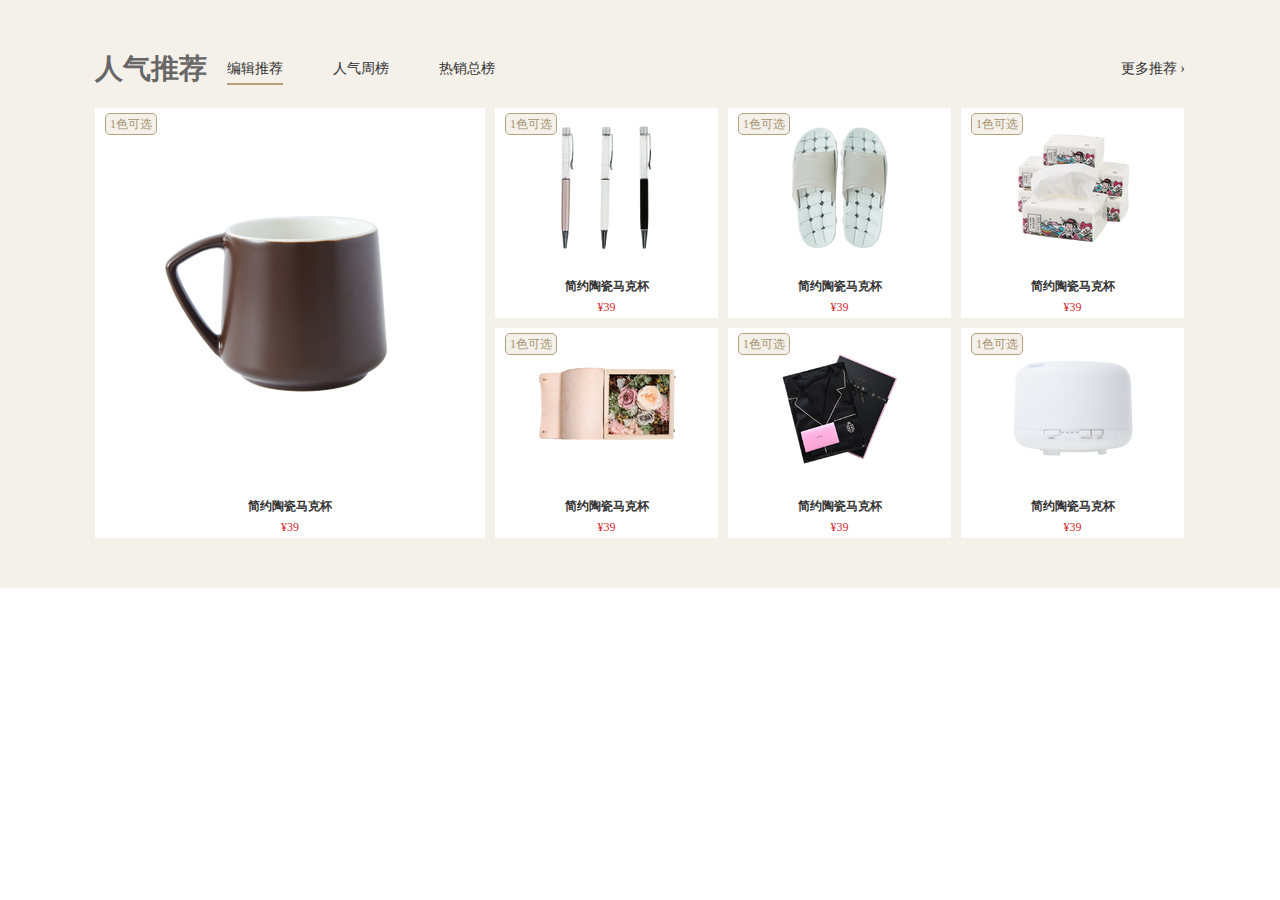
<file: assembly/recommend.html>
<!DOCTYPE html>
<html lang="en">
<head>
    <meta charset="UTF-8">
    <title>Title</title>
    <link rel="stylesheet" href="../css/common.css">
    <link rel="stylesheet" href="../css/recommend.css">
</head>
<body>
<section id="recommend">
    <div class="center">
        <header class="clearFix">
            <h3>人气推荐</h3>
            <ul class="left">
                <li class="active">编辑推荐</li>
                <li>人气周榜</li>
                <li>热销总榜</li>
            </ul>
            <div class="right">
                <a href="#">更多推荐 &rsaquo;</a>
            </div>
        </header>
        <div class="content clearFix" style="display: block">
            <div class="box">
                <span class="colorNum">1色可选</span>
                <a href="#" class="scaleImg"><img src="../images/wangyi/img_13.png"></a>
                <div class="title">
                    <a href="#">简约陶瓷马克杯</a>
                    <p>¥39</p>
                </div>
            </div>
            <div class="box">
                <span class="colorNum">1色可选</span>
                <a href="#" class="scaleImg"><img src="../images/wangyi/img_14.png"></a>
                <div class="title">
                    <a href="#">简约陶瓷马克杯</a>
                    <p>¥39</p>
                </div>
            </div>
            <div class="box">
                <span class="colorNum">1色可选</span>
                <a href="#" class="scaleImg"><img src="../images/wangyi/img_15.png"></a>
                <div class="title">
                    <a href="#">简约陶瓷马克杯</a>
                    <p>¥39</p>
                </div>
            </div>
            <div class="box">
                <span class="colorNum">1色可选</span>
                <a href="#" class="scaleImg"><img src="../images/wangyi/img_16.png"></a>
                <div class="title">
                    <a href="#">简约陶瓷马克杯</a>
                    <p>¥39</p>
                </div>
            </div>
            <div class="box">
                <span class="colorNum">1色可选</span>
                <a href="#" class="scaleImg"><img src="../images/wangyi/img_17.png"></a>
                <div class="title">
                    <a href="#">简约陶瓷马克杯</a>
                    <p>¥39</p>
                </div>
            </div>
            <div class="box">
                <span class="colorNum">1色可选</span>
                <a href="#" class="scaleImg"><img src="../images/wangyi/img_18.png"></a>
                <div class="title">
                    <a href="#">简约陶瓷马克杯</a>
                    <p>¥39</p>
                </div>
            </div>
            <div class="box">
                <span class="colorNum">1色可选</span>
                <a href="#" class="scaleImg"><img src="../images/wangyi/img_19.png"></a>
                <div class="title">
                    <a href="#">简约陶瓷马克杯</a>
                    <p>¥39</p>
                </div>
            </div>
        </div>
        <div class="content clearFix" style="display: none">
            <div class="box">
                <span class="colorNum">1色可选</span>
                <a href="#" class="scaleImg"><img src="../images/wangyi/img_13.png"></a>
                <div class="title">
                    <a href="#">简约陶瓷马克杯</a>
                    <p>¥39</p>
                </div>
            </div>
            <div class="box">
                <span class="colorNum">1色可选</span>
                <a href="#" class="scaleImg"><img src="../images/wangyi/img_14.png"></a>
                <div class="title">
                    <a href="#">简约陶瓷马克杯</a>
                    <p>¥39</p>
                </div>
            </div>
            <div class="box">
                <span class="colorNum">1色可选</span>
                <a href="#" class="scaleImg"><img src="../images/wangyi/img_15.png"></a>
                <div class="title">
                    <a href="#">简约陶瓷马克杯</a>
                    <p>¥39</p>
                </div>
            </div>
            <div class="box">
                <span class="colorNum">1色可选</span>
                <a href="#" class="scaleImg"><img src="../images/wangyi/img_16.png"></a>
                <div class="title">
                    <a href="#">简约陶瓷马克杯</a>
                    <p>¥39</p>
                </div>
            </div>
            <div class="box">
                <span class="colorNum">1色可选</span>
                <a href="#" class="scaleImg"><img src="../images/wangyi/img_17.png"></a>
                <div class="title">
                    <a href="#">简约陶瓷马克杯</a>
                    <p>¥39</p>
                </div>
            </div>
            <div class="box">
                <span class="colorNum">1色可选</span>
                <a href="#" class="scaleImg"><img src="../images/wangyi/img_18.png"></a>
                <div class="title">
                    <a href="#">简约陶瓷马克杯</a>
                    <p>¥39</p>
                </div>
            </div>
            <div class="box">
                <span class="colorNum">1色可选</span>
                <a href="#" class="scaleImg"><img src="../images/wangyi/img_19.png"></a>
                <div class="title">
                    <a href="#">简约陶瓷马克杯</a>
                    <p>¥39</p>
                </div>
            </div>
        </div>
        <div class="content clearFix" style="display: none">
            <div class="box">
                <span class="colorNum">1色可选</span>
                <a href="#" class="scaleImg"><img src="../images/wangyi/img_13.png"></a>
                <div class="title">
                    <a href="#">简约陶瓷马克杯</a>
                    <p>¥39</p>
                </div>
            </div>
            <div class="box">
                <span class="colorNum">1色可选</span>
                <a href="#" class="scaleImg"><img src="../images/wangyi/img_14.png"></a>
                <div class="title">
                    <a href="#">简约陶瓷马克杯</a>
                    <p>¥39</p>
                </div>
            </div>
            <div class="box">
                <span class="colorNum">1色可选</span>
                <a href="#" class="scaleImg"><img src="../images/wangyi/img_15.png"></a>
                <div class="title">
                    <a href="#">简约陶瓷马克杯</a>
                    <p>¥39</p>
                </div>
            </div>
            <div class="box">
                <span class="colorNum">1色可选</span>
                <a href="#" class="scaleImg"><img src="../images/wangyi/img_16.png"></a>
                <div class="title">
                    <a href="#">简约陶瓷马克杯</a>
                    <p>¥39</p>
                </div>
            </div>
            <div class="box">
                <span class="colorNum">1色可选</span>
                <a href="#" class="scaleImg"><img src="../images/wangyi/img_17.png"></a>
                <div class="title">
                    <a href="#">简约陶瓷马克杯</a>
                    <p>¥39</p>
                </div>
            </div>
            <div class="box">
                <span class="colorNum">1色可选</span>
                <a href="#" class="scaleImg"><img src="../images/wangyi/img_18.png"></a>
                <div class="title">
                    <a href="#">简约陶瓷马克杯</a>
                    <p>¥39</p>
                </div>
            </div>
            <div class="box">
                <span class="colorNum">1色可选</span>
                <a href="#" class="scaleImg"><img src="../images/wangyi/img_19.png"></a>
                <div class="title">
                    <a href="#">简约陶瓷马克杯</a>
                    <p>¥39</p>
                </div>
            </div>
        </div>
    </div>
</section>
</body>
</html>
</file>
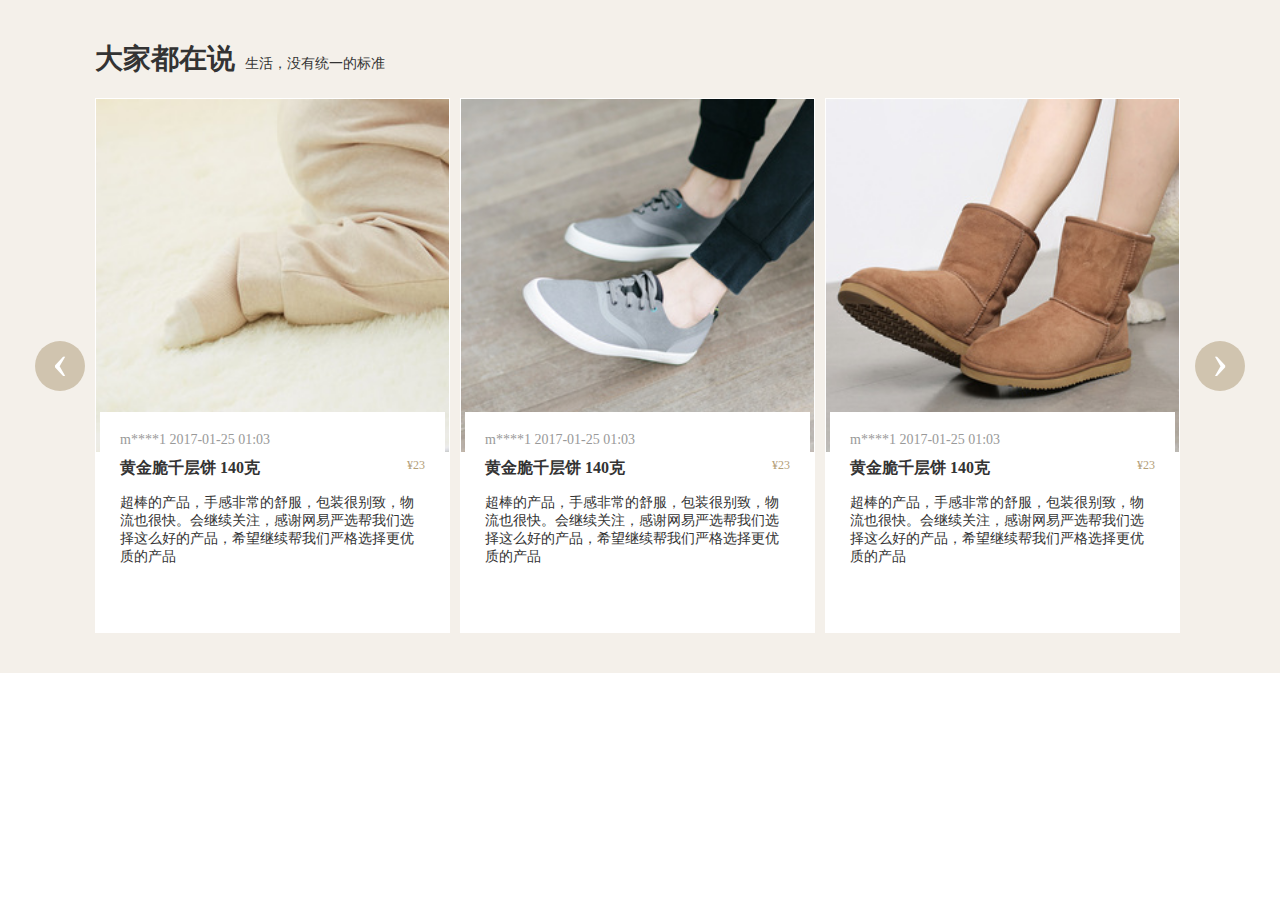
<file: assembly/say.html>
<!DOCTYPE html>
<html lang="en">
<head>
    <meta charset="UTF-8">
    <title>Title</title>
    <link rel="stylesheet" href="../css/common.css">
    <link rel="stylesheet" href="../css/say.css">
</head>
<body>
<section id="say">
    <div class="center">
        <header>
            <h3>大家都在说</h3><span>生活，没有统一的标准</span>
        </header>
        <div class="content" id="sayPic">
            <div class="carouselImgCon">
                <ul>
                    <li>
                        <a href="#" class="scaleImg"><img src="../images/wangyi/img_29.jpg"></a>
                        <div>
                            <p>m****1 2017-01-25 01:03</p>
                            <p class="clearFix">
                                <span class="left">黄金脆千层饼 140克</span>
                                <span class="right">¥23</span>
                            </p>
                            <p>超棒的产品，手感非常的舒服，包装很别致，物流也很快。会继续关注，感谢网易严选帮我们选择这么好的产品，希望继续帮我们严格选择更优质的产品</p>
                        </div>
                    </li>
                    <li>
                        <a href="#" class="scaleImg"><img src="../images/wangyi/img_30.jpg"></a>
                        <div>
                            <p>m****1 2017-01-25 01:03</p>
                            <p class="clearFix">
                                <span class="left">黄金脆千层饼 140克</span>
                                <span class="right">¥23</span>
                            </p>
                            <p>超棒的产品，手感非常的舒服，包装很别致，物流也很快。会继续关注，感谢网易严选帮我们选择这么好的产品，希望继续帮我们严格选择更优质的产品</p>
                        </div>
                    </li>
                    <li>
                        <a href="#" class="scaleImg"><img src="../images/wangyi/img_31.jpg"></a>
                        <div>
                            <p>m****1 2017-01-25 01:03</p>
                            <p class="clearFix">
                                <span class="left">黄金脆千层饼 140克</span>
                                <span class="right">¥23</span>
                            </p>
                            <p>超棒的产品，手感非常的舒服，包装很别致，物流也很快。会继续关注，感谢网易严选帮我们选择这么好的产品，希望继续帮我们严格选择更优质的产品</p>
                        </div>
                    </li>
                    <li>
                        <a href="#" class="scaleImg"><img src="../images/wangyi/img_32.jpg"></a>
                        <div>
                            <p>m****1 2017-01-25 01:03</p>
                            <p class="clearFix">
                                <span class="left">黄金脆千层饼 140克</span>
                                <span class="right">¥23</span>
                            </p>
                            <p>超棒的产品，手感非常的舒服，包装很别致，物流也很快。会继续关注，感谢网易严选帮我们选择这么好的产品，希望继续帮我们严格选择更优质的产品</p>
                        </div>
                    </li>
                </ul>
            </div>
            <div class="prev">&lsaquo;</div>
            <div class="next">&rsaquo;</div>
        </div>
    </div>
</section>
</body>
</html>
</file>
<file: css/common.css>
/*---------- 通用样式 ----------*/
/*这里主要用于总结需要放到common.css的通用样式*/
body, header, nav, section, div, p, ul, li, dl, dt, dd, h1, h2, h3, h4, a, input {
    margin: 0;
    padding: 0;
}

body {
    font-size: 14px;
    font-family: 微软雅黑;
    color: #333333;
}

a {
    text-decoration: none;
    color: #333333;
}

ul {
    list-style: none;
}

img {
    border: none;
    vertical-align: middle;
}

.center {
    width: 1090px;
    margin: 0 auto;
}

.left {
    float: left;
}

.right {
    float: right;
}

.clearFix:after {
    content: '';
    clear: both;
    display: block;
}

.scaleImg img {
    transition: 1s ease-out;
    transform: scale(1);
}

.scaleImg:hover img {
    transform: scale(1.1);
}
</file>
<file: css/banner.css>
/*---------- Banner ----------*/
.bannerPic {
    height: 420px;
    position: relative;
    overflow: hidden;
}
.bannerPic .carouselImgCon {
    position: relative;
}
.bannerPic .carouselImgCon a {
    position: absolute;
    left: 50%;
    margin-left: -960px;
}
.bannerPic .carouselImgCon img {
    opacity: 0;
}
.prev, .next {
    width: 50px;
    height: 50px;
    line-height: 40px;
    border-radius: 50%;
    text-align: center;
    color: #ffffff;
    font-size: 50px;
    background-color: #d0c4af;
    position: absolute;
    top: 50%;
    margin-top: -25px;
    cursor: pointer;
    overflow: hidden;
    user-select: none;
}
.prev:hover , .next:hover {
    background: #b4a078;
}
.bannerPic .prev {
    left: 20%;
}
.bannerPic .next {
    right: 20%;
}
.bannerPic .prev:hover, .bannerPic .next:hover {
    background-color: #b19e7a;
}
.bannerPic .circle {
    height: 30px;
    text-align: center;
    width: 100%;
    position: absolute;
    bottom: 0;
}
.bannerPic .circle span {
    display: inline-block;
    width: 8px;
    height: 8px;
    background-color: #ffffff;
    border-radius: 50%;
    margin: 0 10px;
    border: 1px solid #d6d5d5;
}
.bannerPic .circle span.active, .bannerPic .circle span:hover {
    background-color: #a7936e;
    border: 3px solid #dfcead;
    width: 4px;
    height: 4px;
    transform: scale(2);
}
</file>
<file: css/brand.css>
/*---------- Brand ----------*/
#brand {
    width: 1090px;
    margin: 30px auto;
}
.brandHead {
    margin-bottom: 30px;
}
.brandHead h3 {
    font-size: 28px;
    color: #666666;
    margin-right: 20px;
    display: inline;
}
.brandHead .right {
    padding-top: 18px;
}
#brand .bImg {
    display: flex;
    justify-content: space-between;
}
#brand .bBox {
    width: 357px;
    height: 320px;
    overflow: hidden;
    text-align: center;
    position: relative;
}
#brand .bBox h4 {
    font-size: 24px;
    color: #666666;
    font-weight: normal;
    z-index: 2;
    position: relative;
    margin-top: 50px;
}
#brand .bBox span {
    color: #666666;
    border-top: 1px solid #666666;
    display: inline-block;
    padding-top: 20px;
    margin-top: 20px;
    position: relative;
    z-index: 2;
}
#brand .bBox img {
    position: absolute;
    width: 357px;
    height: 320px;
    left: 0;
    top: 0;
}
#brand .bBox div {
    position: relative;
    overflow: hidden;
    text-align: left;
    padding-left: 20px;
    width: 357px;
    height: 155px;
}
#brand .bBox:last-child {
    display: flex;
    flex-wrap: wrap;
    align-content: space-between;
}
#brand .bBox:last-child img {
    height: 155px;
}
</file>
<file: css/category.css>
/*--------- 通用样式 ----------*/
body, div, ul, li, a {
    margin: 0;
    padding: 0;
}

body {
    font-size: 14px;
    font-family: 微软雅黑;
    color: #333333;
}

a {
    color: #333333;
    text-decoration: none;
}

ul {
    list-style: none;
}

img {
    border: none;
    vertical-align: middle;
}

.left {
    float: left;
}

.right {
    float: right;
}

.clearFix {
    content: '';
    clear: both;
    display: block;
}

.scaleImg img {
    transition: 1s ease-out;
    transform: scale(1);
}

.scaleImg:hover img {
    transform: scale(1.1);
}

/*---------- category ----------*/
.category {
    width: 1090px;
    margin: 40px auto;
}

.category h3 {
    font-size: 28px;
    margin-right: 10px;
    display: inline;
    color: #666666;
}

.category .left span {
    border-left: 1px solid #666666;
    padding: 3px 0 0 5px;
}

.category .right {
    margin-top: 8px;
}

.category header li {
    display: inline;
}

.category header li a {
    margin: 0 10px;
}

.category .more {
    margin-left: 20px;
}

.category .categoryBigImg img {
    width: 1090px;
    height: 320px;
    margin: 20px auto;
}

.category .categoryList {
    display: flex;
    justify-content: space-between;
}

.category .categoryList li {
    text-align: center;
}

.category .categoryList img {
    width: 250px;
    height: 250px;
}

.category .categoryList p a {
    line-height: 26px;
}

.category .categoryList span {
    color: #d4282d;
}
</file>
<file: css/footer.css>
/*---------- footer ----------*/
footer {
    text-align: center;
}

footer .message {
    background: #ffffff;
    padding: 40px 0;
    border-top: 1px solid #e8e8e8;
}

footer .message .center {
    display: flex;
}

footer .message .box {
    width: 360px;
}

footer .message .box h4 {
    font-size: 16px;
    font-weight: normal;
    margin-bottom: 30px;
}

footer .message .phone {
    font-size: 26px;
}

footer .message .workTime {
    margin: 20px 0 30px 0;
}

footer .message .btn a {
    display: inline-block;
    width: 100px;
    line-height: 28px;
    font-size: 14px;
    border: 1px solid #666666;
    margin: 0 10px;
}

footer .message .btn a:hover {
    background: #666666;
    color: #ffffff;
}

footer .message .box:nth-child(2) {
    border-left: 1px solid #e9e9e9;
    border-right: 1px solid #e9e9e9;
    padding: 0 30px;
    width: 370px;
}

footer .message .box:nth-child(2) p {
    text-align: left;
}

footer .message dl {
    margin-top: 30px;
    line-height: 32px;
}

footer .message dd {
    margin-left: 18px;
}

footer .message .money {
    color: #b4a078;
    font-size: 12px;
    margin-top: 5px;
}

footer .foot {
    background: #414141;
}

footer .foot .title {
    height: 51px;
    line-height: 51px;
    padding: 40px 0;
    font-size: 18px;
    color: #ffffff;
    border-bottom: 1px solid #4f4f4f;
    display: flex;
    justify-content: space-around;
}

footer .foot .title div {
    padding-left: 70px;
}

footer .foot .title div:nth-child(1) {
    background: url("../images/wangyi/ico_08.gif") left no-repeat;
}

footer .foot .title div:nth-child(2) {
    background: url("../images/wangyi/ico_09.gif") left no-repeat;
}

footer .foot .title div:nth-child(3) {
    background: url("../images/wangyi/ico_10.gif") left no-repeat;
}

footer .foot .copy {
    padding: 30px 0;
    color: #999999;
    line-height: 20px;
}
footer .foot .copy a {
    color: #999999;
    margin: 0 2px;
}
/*---------- 侧边栏 ----------*/
#slideBar {
    width: 60px;
    position: fixed;
    bottom: 20px;
    right: 1%;
    text-align: center;
    background: #ffffff;
}
#slideBar .top {
    border: 1px solid #dddddd;
    font-size: 12px;
}
#slideBar .top a {
    display: block;
    padding-top: 30px;
    margin: 10px 0;
}
#slideBar .top a:nth-child(1) {
    background: url("../images/wangyi/ico_11.gif") top center no-repeat;
}
#slideBar .top a:nth-child(2) {
    background: url("../images/wangyi/ico_12.gif") top center no-repeat;
}
#slideBar .top a:nth-child(3) {
    background: url("../images/wangyi/ico_13.gif") top center no-repeat;
}
#slideBar .back {
    color: #ffffff;
    height: 45px;
    display: block;
    padding-top: 20px;
    box-sizing: border-box;
    background: #999999 url("../images/wangyi/ico_14.gif") center 8px no-repeat;
}
#slideBar .back:hover {
    background-color: #b4a078;
}
</file>
<file: css/head.css>
/*---------- head ----------*/
#head {
    border-bottom: 1px solid #f3f3f3;
    box-shadow: 0 2px 2px #f3f3f3;
}

#head .head {
    background: #333333;
    font-size: 12px;
    line-height: 36px;
}

#head .head .left {
    color: #cccccc;
}

#head .head li {
    float: left;
    position: relative;
    z-index: 2;
}

#head .head li a {
    color: #cccccc;
    border-left: 1px solid #5c5c5c;
    padding: 0 10px;
}

#head .head li a:hover {
    color: #ffffff;
}

#head .right .noBorder {
    border: none;
}

#head .margin {
    margin-right: 10px;
}

#head .customer {
    padding-right: 10px;
    margin-right: 10px;
    background: url("../images/wangyi/customer_bg1.gif") 68px center no-repeat;
}

#head .customer:hover {
    background: url("../images/wangyi/customer_bg2.gif") 68px center no-repeat;
}

#head .customer ul {
    position: absolute;
    box-shadow: 0 0 3px rgba(0, 0, 0, 0.2);
    background: #ffffff;
    display: none;
}

#head .customer:hover ul {
    display: block;
}

#head .customer ul li {
    float: none;
    padding: 0;
}

#head .customer ul:before, #head .down div:before {
    width: 10px;
    height: 6px;
    content: '';
    display: block;
    background: url("../images/wangyi/ico_02.png");
    position: absolute;
    left: 0;
    right: 0;
    margin: auto;
    top: -6px;
}

#head .customer ul a {
    display: block;
    border-left: none;
    border-bottom: 1px solid #dddddd;
    margin: 0 10px;
    padding: 0;
    text-align: center;
    color: #999999;
}

#head .customer ul a:hover {
    color: #b4a078;
}

#head .customer ul a.noBorder {
    border: none;
}

#head .customer ul li.phone {
    background: url("../images/wangyi/phone_bg1.gif") 62px center no-repeat;
}

#head .customer ul li.phone:hover {
    background: url("../images/wangyi/phone_bg2.gif") 62px center no-repeat;
}

#head .customer ul li.phone:hover div {
    display: block;
}

#head .customer ul li.phone div {
    position: absolute;
    width: 110px;
    height: 57px;
    right: -110px;
    top: 0;
    line-height: 20px;
    background: #ffffff;
    box-shadow: 0 0 3px rgba(0, 0, 0, 0.2);
    text-align: center;
    display: none;
}

#head .customer ul li.phone div p:nth-child(1) {
    font-size: 14px;
    color: #999999;
    margin-top: 12px;
}

#head .customer ul li.phone div p:nth-child(2) {
    color: #999999;
}

#head .down .app {
    padding-left: 25px;
    background: url("../images/wangyi/ico_01.png") 10px center no-repeat;
}

#head .down:hover div {
    display: block;
}

#head .down div {
    position: absolute;
    padding: 10px;
    border: 1px solid #dddddd;
    box-shadow: 0 0 3px rgba(0, 0, 0, 0.2);
    left: -25px;
    line-height: 20px;
    display: none;
    background: #ffffff;
}

#head .down div span {
    color: #b4a078;
}

/*---------- 搜索search ----------*/
.search {
    margin: 40px 0;
}

.search .center {
    position: relative;
    height: 60px;
}

.search h1 {
    position: absolute;
    left: 50%;
    margin-left: -90px;
}

.search .searchBox {
    float: right;
    height: 25px;
    margin: 16px 40px 0 0;
    font-size: 0;
}

.search .searchBox input {
    font-size: 12px;
    width: 250px;
    height: 24px;
    line-height: 24px;
    border: none;
    border-bottom: 1px solid #d8cebc;
    color: #b4a078;
    outline: none;
}

.search .searchBox a {
    display: inline-block;
    width: 20px;
    height: 20px;
    background: url("../images/wangyi/ico_03.gif");
    vertical-align: middle;
}

/*---------- 导航 ----------*/
.nav {
    position: relative;
    background: #ffffff;
}

.nav .center {
    position: relative;
}

.nav .logo, .nav .login {
    display: none;
}

.navBar, .nav .subNav {
    font-size: 0;
    text-align: center;
}

.navBar li, .nav .subNav li {
    font-size: 14px;
    display: inline-block;
    padding: 0 30px;
    height: 50px;
}

.navBar li.separate {
    padding: 0;
    color: #cccccc;
}

.navBar li a {
    font-weight: bold;
    padding-bottom: 5px;
}

.navBar li a:hover, .navBar li.active a {
    border-bottom: 3px solid #b4a078;
}

/*---------- 购物车父级样式 ----------*/
.cartWrap {
    position: absolute;
    width: 20px;
    height: 20px;
    background: url("../images/wangyi/ico_04.gif");
    right: 0;
    top: -80px;
    cursor: pointer;
}

.cartWrap i {
    font: 12px/20px "微软雅黑";
    position: absolute;
    color: #ffffff;
    background: #d4282d;
    width: 20px;
    height: 20px;
    border-radius: 50%;
    text-align: center;
    top: -12px;
    right: -12px;
}

/*---------- 购物车 ----------*/
.cartWrap .cart {
    width: 328px;
    border: 1px solid #b5a176;
    box-shadow: 0 0 3px rgba(0, 0, 0, 0.5);
    position: absolute;
    top: 30px;
    right: -22px;
    background: #ffffff;
    padding-top: 15px;
    display: none;
}

.cartWrap .cart:before {
    content: '';
    display: block;
    width: 12px;
    height: 8px;
    background: url("../images/wangyi/ico_17.gif");
    position: absolute;
    top: -8px;
    right: 24px;
}

.cartWrap .list {
    height: 244px;
    position: relative;
    overflow: hidden;
}

.cartWrap ul {
    padding-left: 15px;
    position: absolute;
    left: 0;
    top: 0;
}

.cartWrap li {
    height: 60px;
    margin-bottom: 10px;
    font: 12px/25px "微软雅黑";

}

.cartWrap .img {
    float: left;
}

.cartWrap img {
    width: 60px;
    height: 60px;
    background: #f4f4f4;
}

.cartWrap .message {
    width: 145px;
    float: left;
    padding: 5px 0 5px 10px;
    /*font: 12px/25px "微软雅黑";*/
}

.cartWrap .message p:nth-child(1) {
    text-overflow: ellipsis;
    overflow: hidden;
    white-space: nowrap;
}

.cartWrap .message p:nth-child(2) {
    color: #c5c5c5;
}

.cartWrap .price {
    float: left;
    padding-top: 5px;
    width: 55px;
    /*font: 12px/25px "微软雅黑";*/
    color: #b62628;
}

.cartWrap .close {
    float: left;
    width: 26px;
    font-size: 16px;
    padding-top: 5px;
}

/*---------- 滚动条样式 ----------*/
.cartWrap .scrollBar {
    float: right;
    width: 17px;
    height: 244px;
    background: #f1f1f1;
}

.cartWrap .scrollBar span {
    display: block;
    width: 17px;
    height: 17px;
}

.cartWrap .scrollBar .topBtn {
    background: url("../images/wangyi/topBtn_bg.gif") 0 0;
}

.cartWrap .scrollBar .topBtn:hover {
    background: url("../images/wangyi/topBtn_bg.gif") 0 -34px;
}

.cartWrap .scrollBar .topBtn:active {
    background: url("../images/wangyi/topBtn_bg.gif") 0 -51px;
}

.cartWrap .scrollBar .bottomBtn {
    background: url("../images/wangyi/bottomBtn_bg.gif") 0 0;
}

.cartWrap .scrollBar .bottomBtn:hover {
    background: url("../images/wangyi/bottomBtn_bg.gif") 0 -34px;
}

.cartWrap .scrollBar .bottomBtn:active {
    background: url("../images/wangyi/bottomBtn_bg.gif") 0 -51px;
}

.cartWrap .sliderWrap {
    height: 210px;
}

.cartWrap .sliderWrap .slide {
    width: 17px;
    height: 50px;
    background: #c1c1c1;
    position: absolute;
}

.cartWrap .sliderWrap .slide:hover {
    background: #a9a9a9;
}

.cartWrap .sliderWrap .slide:active {
    background: #787878;
}

.cartWrap .total {
    background: #f4f0ea;
    height: 66px;
    font: 12px/66px "微软雅黑";
    text-align: center;
}

.cartWrap .total span {
    color: #c04646;
}

.cartWrap .total a {
    display: inline-block;
    width: 110px;
    height: 36px;
    line-height: 36px;
    background: #b4a078;
    color: #ffffff;
    margin-left: 20px;
    border-radius: 2px;
}

.cartWrap .total a:hover {
    opacity: 0.8;
}

/*---------- 弹出导航样式 ----------*/
.nav .subNav {
    box-shadow: 0 6px 6px #ececec;
    position: absolute;
    top: 50px;
    z-index: 2;
    background: #ffffff;
    width: 100%;
    transition: opacity 0.3s ease-out;
}

.nav .subNav ul {
    display: none;
    padding: 10px 0 20px 0;
}

.nav .subNav ul li {
    height: auto;
}

.nav .subNav img {
    display: block;
    margin: 0 auto;
}

/*---------- 吸顶导航样式 ----------*/
#navFix {
    position: fixed;
    width: 100%;
    top: 0;
    z-index: 3;
    box-shadow: 0 2px 3px rgba(0, 0, 0, 0.2);
    animation: navMove 0.3s;
}
@keyframes navMove {
    0% {
        top: -60px;
    }
    100% {
        top: 0;
    }
}

#navFix .logo {
    display: block;
    float: left;
    margin: 14px 40px 0 0;
}

#navFix .navBar {
    float: left;
}
#navFix .navBar li {
    padding: 0 20px;
    line-height: 60px;
    height: 60px;
}
#navFix .login {
    float: right;
    display: block;
    height: 60px;
    line-height: 60px;
}
#navFix .login a{
    margin-right: 20px;
    color: #666666;
}
#navFix .cartWrap {
    position: relative;
    float: right;
    top: 20px;
}

#navFix .navBar li:nth-last-child(1),
#navFix .navBar li:nth-last-child(2),
#navFix .navBar li:nth-last-child(3) {
    display: none;
}
</file>
<file: css/limit.css>
/*--------- 通用样式 ----------*/
body, div, p, h3, h4 {
    margin: 0;
}

body {
    font-size: 14px;
    font-family: 微软雅黑;
    color: #333333;
}

a {
    text-decoration: none;
    color: #333333;
}

img {
    border: none;
    vertical-align: middle;
}

.left {
    float: left;
}

.right {
    float: right;
}

.clearFix:after {
    content: '';
    clear: both;
    display: block;
}

.scaleImg img {
    transition: 1s ease-out;
    transform: scale(1);
}

.scaleImg:hover img {
    transform: scale(1.1);
}

/*---------- limit ----------*/
#limit {
    width: 1090px;
    margin: 40px auto;
}

#limit h3 {
    font-size: 28px;
    color: #666666;
}

#limit header {
    margin-bottom: 20px;
}

#limit header .right {
    padding-top: 5px;
}

#limit .time {
    width: 224px;
    height: 377px;
    background: url("../images/wangyi/time_bg.jpg") no-repeat center;
    text-align: center;
}

#limit .time h4 {
    font-size: 28px;
    font-weight: normal;
    color: #615248;
    margin-top: 60px;
}

#limit .time p {
    font-size: 18px;
    color: #615248;
    margin: 40px 0 20px 0;
}

#limit .timeBox span {
    display: inline-block;
    width: 40px;
    line-height: 40px;
    color: #ffffff;
    font-size: 18px;
    background: #615248;
    border-radius: 5px;
    margin: 0 2px;
}

#limit .time a {
    display: inline-block;
    width: 110px;
    line-height: 30px;
    color: #ffffff;
    background: #a7936e;
    border-radius: 15px;
    margin-top: 30px;
}

#limit .boxWrap {
    width: 866px;
}

#limit .limitBox {
    width: 432px;
    height: 177px;
    border: 1px solid #f4ecef;
    border-left: none;
    padding-top: 10px;
}

#limit .limitBox:nth-of-type(3), #limit .limitBox:nth-of-type(4) {
    border-top: none;
}

#limit .limitBox a.left {
    width: 180px;
    height: 177px;
    overflow: hidden;
}

#limit .limitBox img {
    width: 180px;
    height: 177px;
}

#limit .limitBox .right {
    width: 252px;
}

#limit .limitBox .title {
    font-size: 16px;
    line-height: 26px;
}

#limit .limitBox p {
    line-height: 24px;
    color: #999999;
}

#limit .numBar {
    margin: 10px 0;
    line-height: 12px;
    font-size: 12px;
    color: #999999;
}

#limit .numCon {
    width: 152px;
    height: 10px;
    border: 1px solid #f2cecd;
    border-radius: 5px;
    margin-right: 5px;
}

#limit .numCon span {
    display: block;
    width: 50%;
    height: 100%;
    background: #ffe5e5;
}

#limit .limitPrice {
    color: #be4141;
}

#limit .currency {
    font-size: 18px;
    color: #be4141;
    margin-left: 5px;
}

#limit strong {
    color: #be4141;
    font-size: 24px;
}

#limit .price {
    color: #999999;
    margin-left: 10px;
}

#limit .atOnce {
    display: block;
    width: 118px;
    line-height: 31px;
    color: #ffffff;
    font-size: 16px;
    background: #da4f4f;
    text-align: center;
    margin-top: 10px;
}
</file>
<file: css/new.css>
/*---------- new ----------*/
#new {
    width: 1090px;
    margin: 50px auto;
}

.brandHead {
    margin-bottom: 30px;
}

.brandHead h3 {
    font-size: 28px;
    color: #666666;
    margin-right: 20px;
    display: inline;
}

.prev, .next {
    width: 50px;
    height: 50px;
    line-height: 40px;
    border-radius: 50%;
    text-align: center;
    color: #ffffff;
    font-size: 50px;
    background-color: #d0c4af;
    position: absolute;
    top: 50%;
    margin-top: -25px;
    cursor: default;
    overflow: hidden;
    user-select: none;
}

#new .content {
    position: relative;
}

#new .carouselImgCon {
    height: 327px;
    position: relative;
    overflow: hidden;
}

#new ul {
    width: 2200px;
    position: absolute;
    left: 0;
}

#new li {
    width: 265px;
    float: left;
    margin-right: 10px;
    position: relative;
    overflow: hidden;
}

#new li:hover {
    background: #f4f0ea;
    box-shadow: 2px 2px 5px rgba(0, 0, 0, 0.2);
    border-radius: 5px;
}

#new li:hover img:nth-of-type(1) {
    display: none;
}

#new li:hover img:nth-of-type(2) {
    display: block;
}

.colorNum {
    position: absolute;
    left: 10px;
    top: 5px;
    font-size: 12px;
    line-height: 20px;
    color: #a7936e;
    border: 1px solid #b3a07d;
    background: #f4f0ea;
    padding: 0 4px;
    border-radius: 5px;
}

#new img {
    width: 265px;
    height: 265px;
}

#new img:nth-of-type(2) {
    display: none;
}

#new .title {
    text-align: center;
    padding: 10px;
    font-size: 12px;
}

#new .title a {
    font-weight: bold;
}

#new .title p {
    color: #d4282d;
    margin-top: 5px;
}

#new .prev {
    left: -70px;
}

#new .next {
    right: -70px;
}
</file>
<file: css/product.css>
/*---------- 通用样式 ----------*/
body, a, h2, p, dl, dt, dd, i, input,span {
    padding: 0;
    margin: 0;
}

body {
    font-size: 14px;
    font-family: "微软雅黑";
    color: #333333;
}

a {
    text-decoration: none;
    color: #333333;
}

.clearFix:after {
    content: '';
    clear: both;
    display: block;
}

.left {
    float: left;
}

.right {
    float: right;
}

/*---------- 面包屑 ----------*/
#position {
    width: 1090px;
    margin: 0px auto;
    line-height: 60px;
    font-size: 12px;
    color: #999999;
}

#position a {
    padding: 0 1em;
}

#position a:hover {
    text-decoration: underline;
}

/*---------- 产品图片 ----------*/
#productImg {
    width: 1090px;
    margin: 0 auto;
    padding-bottom: 40px;
}

#productImg div.left {
    width: 530px;
}

#productImg img.left {
    width: 428px;
    height: 428px;
    border: 1px solid #e8e8e8;
}

#productImg .smallImg {
    width: 78px;
    height: 430px;
    display: flex;
    flex-wrap: wrap;
    align-content: space-between;
}

#productImg .smallImg img {
    width: 78px;
    height: 78px;
    border: 1px solid #e8e8e8;
    box-sizing: border-box;
    cursor: pointer;
}

#productImg .smallImg img.active, #productImg .smallImg img:hover {
    border: 2px solid #b4a078;
}

#productImg .info {
    width: 510px;
}

#productImg .info h2 {
    font: bold 20px/20px "微软雅黑";
}

#productImg .info p {
    font: 12px/56px "微软雅黑";
    color: #999999;
}

#productImg .price {
    background: #f5f3ef;
    border: 1px dotted #dedede;
    padding: 15px 0;
    line-height: 28px;
}

#productImg .price span {
    padding-left: 10px;
    margin-right: 30px;
    font-size: 12px;
    color: #666666;
}

#productImg strong {
    color: #d4282d;
    font: bold 22px/22px "微软雅黑";
}

#productImg .price a.tag {
    display: inline-block;
    background: #d4282d;
    font: 12px/18px "微软雅黑";
    color: #ffffff;
    padding: 0 10px;
    margin-right: 10px;
}

#productImg .price a.service {
    font-size: 12px;
    color: #666666;
}

#productImg .price i {
    display: inline-block;
    width: 3px;
    height: 3px;
    background: url("../images/wangyi/ico_15.gif") no-repeat;
    vertical-align: middle;
    margin: 0 5px 0 15px;
}

#productImg .price i:nth-of-type(1) {
    margin-left: 0;
}

#productImg .format dl {
    line-height: 32px;
    height: 34px;
    font-size: 12px;
    color: #666666;
    margin: 20px 0;
}
#productImg .format dt {
    float: left;
    margin-right: 30px;
    padding-left: 10px;
}

#productImg .format dd {
    height: 32px;
    line-height: 28px;
    float: left;
    padding: 0 10px;
    margin-right: 10px;
    border: 1px solid #b4a078;
    cursor: pointer;
    box-sizing: border-box;
}

#productImg .format dd.active {
    border: 2px solid #b4a078;
    background: url("../images/wangyi/ico_16.gif") right bottom no-repeat;
}

#productImg .format .number dd {
    border: none;
    font-size: 0;
    font-family: 微软雅黑;
    padding: 0;
}

#productImg .format .number dd span {
    display: inline-block;
    width: 36px;
    height: 30px;
    font-size: 20px;
    text-align: center;
    line-height: 28px;
    border: 1px solid #dddddd;
    box-sizing: border-box;
    user-select: none;
}
#productImg .format .number dd input {
    display: inline-block;
    width: 60px;
    height: 30px;
    text-align: center;
    box-sizing: border-box;
    vertical-align: top;
    border: 1px solid #dddddd;
    border-right: none;
    border-left: none;
    outline: none;
}
#productImg .noClick {
    opacity: 0.5;
}
#productImg .noClick span, input{
    cursor: not-allowed;
}
#productImg .btn-group {
    font-size: 0;
}

#productImg .btn-group a {
    display: inline-block;
    width: 168px;
    line-height: 47px;
    font-size: 18px;
    text-align: center;
    border-radius: 2px;
    margin-right: 10px;
    vertical-align: bottom;
}
#productImg .btn-group a:hover {
    opacity: 0.8;
}

#productImg .btn-group .buy {
    border: 1px solid #b4a078;
    background: #f5f3ef;
    color: #b4a078;
}
#productImg .btn-group .buy:hover {
    background: #ffffff;
}

#productImg .btn-group .join {
    border: 1px solid #b4a078;
    background: #b4a078 url("../images/wangyi/join_bg.gif") 25px 13px no-repeat;
    text-indent: 1.4em;
    color: #ffffff;
}

#productImg .btn-group .collect {
    display: inline-block;
    width: 48px;
    border: 1px solid #dddddd;
    font-size: 0;
    cursor: pointer;
}

#productImg .btn-group .collect div {
    width: 48px;
    height: 24px;
    margin: 0;
    background: url("../images/wangyi/collection_bg.gif") 16px no-repeat;
}
#productImg .btn-group .collect p {
    width: 48px;
    height: 23px;
    line-height: 23px;
    text-align: center;
}
</file>
<file: css/recommend.css>
/*--------- 通用样式 ----------*/
body, div, ul, li, a, h3, p, header, section {
    margin: 0;
    padding: 0;
}

body {
    font-size: 14px;
    color: #333333;
    font-family: "微软雅黑";
}

ul {
    list-style: none;
}

img {
    border: none;
    vertical-align: middle;
}

a {
    text-decoration: none;
    color: #333333;
}

.center {
    width: 1090px;
    margin: 0 auto;
}

.left {
    float: left;
}

.right {
    float: right;
}

.clearFix:after {
    content: '';
    clear: both;
    display: block;
}

.scaleImg img {
    transition: 1s ease-out;
    transform: scale(1);
}

.scaleImg:hover img {
    transform: scale(1.1);
}

/*---------- recommend ----------*/
#recommend {
    background: #f4f0ea;
    padding: 50px 0;
}

#recommend header {
    margin-bottom: 20px;
}

#recommend header h3 {
    font-size: 28px;
    margin-right: 20px;
    float: left;
    color: #666666;
}

#recommend header li {
    float: left;
    line-height: 28px;
    margin-right: 50px;
    cursor: pointer;
    padding-top: 5px;
}

#recommend header li:hover, #recommend header li.active {
    border-bottom: 2px solid #b4a078;
}

#recommend header .right {
    line-height: 28px;
    padding-top: 5px;
}

#recommend .box {
    position: relative;
    background: #ffffff;
    width: 223px;
    height: 210px;
    float: left;
    margin-left: 10px;
    text-align: center;
    overflow: hidden;
}

#recommend .box:nth-child(1) {
    width: 390px;
    height: 430px;
    margin-left: 0;
}

#recommend .box:nth-child(5) {
    margin-top: 10px;
}

#recommend .box:nth-child(6) {
    margin-top: 10px;
}

#recommend .box:nth-child(7) {
    margin-top: 10px;
}

.colorNum {
    position: absolute;
    left: 10px;
    top: 5px;
    font-size: 12px;
    line-height: 20px;
    color: #a7936e;
    border: 1px solid #b3a07d;
    background: #f4f0ea;
    padding: 0 4px;
    border-radius: 5px;
}

#recommend img {
    width: 180px;
    height: 170px;
}

#recommend .box:nth-child(1) img {
    width: 390px;
    height: 390px;
}

#recommend .title {
    text-align: center;
    font-size: 12px;
}

#recommend .title a {
    font-weight: bold;
}

#recommend .title p {
    color: #d4282d;
    margin-top: 5px;
}
</file>
<file: css/say.css>
/*---------- 通用样式 ----------*/
body, div, ul, li, p, a, span {
    margin: 0;
    padding: 0;
}

body {
    font-size: 14px;
    font-family: 微软雅黑;
    color: #333333;
}

a {
    color: #333333;
    text-decoration: none;
}

ul {
    list-style: none;
}

img {
    border: none;
    vertical-align: middle;
}

.center {
    width: 1090px;
    margin: 0 auto;
}

.left {
    float: left;
}

.right {
    float: right;
}

.clearFix:after {
    content: '';
    clear: both;
    display: block;
}

.scaleImg img {
    transition: 1s ease-out;
    transform: scale(1);
}

.scaleImg:hover img {
    transform: scale(1.1);
}

/*---------- say ------------*/
#say {
    background: #f4f0ea;
    padding: 40px 0;
}

#say header {
    margin-bottom: 20px;
}

#say h3 {
    font-size: 28px;
    margin-right: 10px;
    display: inline;
}

#say .content {
    position: relative;
}

#say .carouselImgCon {
    position: relative;
    height: 535px;
    overflow: hidden;
}

#say .content ul {
    position: absolute;
    width: 2000px;
    left: 0;
}

#say .content li {
    width: 353px;
    padding: 1px;
    background: #ffffff;
    float: left;
    margin-right: 10px;
}

#say .content li a {
    display: block;
    width: 353px;
    height: 353px;
    overflow: hidden;
}

#say .content li img {
    width: 353px;
    height: 353px;
}

#say .content li div {
    top: -40px;
    position: relative;
    width: 345px;
    height: 180px;
    background: #ffffff;
    left: 4px;
    box-sizing: border-box;
    padding: 20px;
}

#say .content li p:nth-child(1) {
    color: #999999;
}

#say .content li p:nth-child(2) {
    margin: 10px 0 15px 0;
}

#say .content li p .left {
    font-weight: bold;
    font-size: 16px;
}

#say .content li p .right {
    font-size: 12px;
    color: #b4a078;
}

.prev, .next {
    width: 50px;
    height: 50px;
    line-height: 40px;
    border-radius: 50%;
    text-align: center;
    color: #ffffff;
    font-size: 50px;
    background-color: #d0c4af;
    position: absolute;
    top: 50%;
    margin-top: -25px;
    cursor: pointer;
    overflow: hidden;
    user-select: none;
}

#say .prev {
    left: -60px;
}

#say .next {
    right: -60px;
}
</file>
